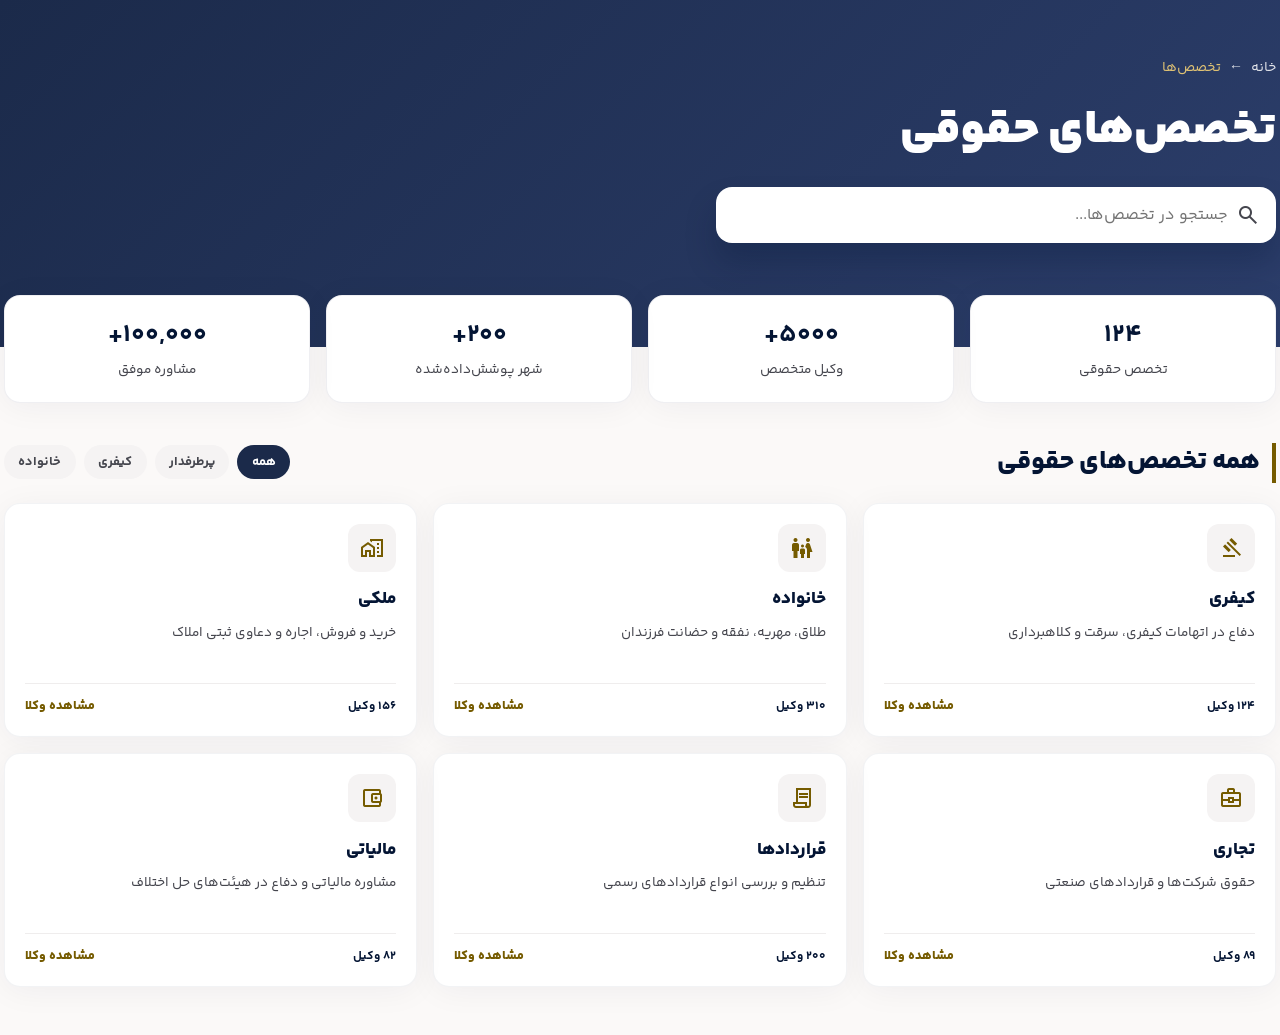
<file: hovalvakil/takha.html>
<!DOCTYPE html>
<html dir="rtl" lang="fa">
<head>
    <meta charset="utf-8"/>
    <meta content="width=device-width, initial-scale=1.0" name="viewport"/>
    <title>هولوکیل | تخصص‌های حقوقی</title>
    <link rel="stylesheet" href="style.css"/>
</head>
<body class="takha-page text-on-surface">
    <header class="takha-hero">
        <div class="container takha-hero-content">
            <div class="takha-breadcrumb"><span>خانه</span><span>←</span><span>تخصص‌ها</span></div>
            <h1>تخصص‌های حقوقی</h1>
            <div class="takha-search">
                <span class="material-symbols-outlined">search</span>
                <input id="takha-search-input" type="text" placeholder="جستجو در تخصص‌ها..."/>
            </div>
        </div>
    </header>

    <section class="takha-stats container">
        <div class="takha-stat-card"><strong>۱۲۴</strong><span>تخصص حقوقی</span></div>
        <div class="takha-stat-card"><strong>۵۰۰۰+</strong><span>وکیل متخصص</span></div>
        <div class="takha-stat-card"><strong>۲۰۰+</strong><span>شهر پوشش‌داده‌شده</span></div>
        <div class="takha-stat-card"><strong>۱۰۰,۰۰۰+</strong><span>مشاوره موفق</span></div>
    </section>

    <section class="takha-specialties container">
        <div class="takha-specialties-head">
            <h2>همه تخصص‌های حقوقی</h2>
            <div class="takha-tabs">
                <button class="active">همه</button>
                <button>پرطرفدار</button>
                <button>کیفری</button>
                <button>خانواده</button>
            </div>
        </div>
        <div id="takha-specialties-grid" class="takha-grid"></div>
    </section>

    <script>
        const specialties = [
            { title: 'کیفری', desc: 'دفاع در اتهامات کیفری، سرقت و کلاهبرداری', icon: 'gavel', lawyers: '۱۲۴ وکیل' },
            { title: 'خانواده', desc: 'طلاق، مهریه، نفقه و حضانت فرزندان', icon: 'family_restroom', lawyers: '۳۱۰ وکیل' },
            { title: 'ملکی', desc: 'خرید و فروش، اجاره و دعاوی ثبتی املاک', icon: 'home_work', lawyers: '۱۵۶ وکیل' },
            { title: 'تجاری', desc: 'حقوق شرکت‌ها و قراردادهای صنعتی', icon: 'business_center', lawyers: '۸۹ وکیل' },
            { title: 'قراردادها', desc: 'تنظیم و بررسی انواع قراردادهای رسمی', icon: 'contract', lawyers: '۲۰۰ وکیل' },
            { title: 'مالیاتی', desc: 'مشاوره مالیاتی و دفاع در هیئت‌های حل اختلاف', icon: 'account_balance_wallet', lawyers: '۸۲ وکیل' }
        ];

        const grid = document.getElementById('takha-specialties-grid');
        grid.innerHTML = specialties.map(s => `
            <article class="takha-card">
                <div class="takha-card-icon"><span class="material-symbols-outlined">${s.icon}</span></div>
                <h3>${s.title}</h3>
                <p>${s.desc}</p>
                <div class="takha-card-footer">
                    <span>${s.lawyers}</span>
                    <a href="arshive.html?q=${encodeURIComponent(s.title)}">مشاهده وکلا</a>
                </div>
            </article>
        `).join('');

        const takhaSearchInput = document.getElementById('takha-search-input');
        takhaSearchInput?.addEventListener('keydown', (event) => {
            if (event.key === 'Enter') {
                const q = takhaSearchInput.value.trim();
                window.location.href = q ? `arshive.html?q=${encodeURIComponent(q)}` : 'arshive.html';
            }
        });
    </script>
</body>
</html>
</file>
<file: hovalvakil/style.css>
@font-face {
    font-family: 'Yekan Bakh';
    src: url('./font/YekanBakhFaNum-Thin.woff2') format('woff2');
    font-weight: 100;
    font-style: normal;
    font-display: swap;
}

@font-face {
    font-family: 'Yekan Bakh';
    src: url('./font/YekanBakhFaNum-Light.woff2') format('woff2');
    font-weight: 300;
    font-style: normal;
    font-display: swap;
}

@font-face {
    font-family: 'Yekan Bakh';
    src: url('./font/YekanBakhFaNum-Regular.woff2') format('woff2');
    font-weight: 400;
    font-style: normal;
    font-display: swap;
}

@font-face {
    font-family: 'Yekan Bakh';
    src: url('./font/YekanBakhFaNum-SemiBold.woff2') format('woff2');
    font-weight: 600;
    font-style: normal;
    font-display: swap;
}

@font-face {
    font-family: 'Yekan Bakh';
    src: url('./font/YekanBakhFaNum-Bold.woff2') format('woff2');
    font-weight: 700;
    font-style: normal;
    font-display: swap;
}

@font-face {
    font-family: 'Yekan Bakh';
    src: url('./font/YekanBakhFaNum-ExtraBold.woff2') format('woff2');
    font-weight: 800;
    font-style: normal;
    font-display: swap;
}

@font-face {
    font-family: 'Yekan Bakh';
    src: url('./font/YekanBakhFaNum-Black.woff2') format('woff2');
    font-weight: 900;
    font-style: normal;
    font-display: swap;
}

@font-face {
    font-family: 'Yekan Bakh';
    src: url('./font/YekanBakhFaNum-ExtraBlack.woff2') format('woff2');
    font-weight: 950;
    font-style: normal;
    font-display: swap;
}

@font-face {
    font-family: 'Material Symbols Outlined';
    font-style: normal;
    font-weight: 100 700;
    src: url('./font/material-symbols-v39-latin-regular.woff2') format('woff2');
    font-display: swap;
}

:root {
    /* Colors - Material Design inspired palette */
    --primary: #041534;
    --on-primary: #ffffff;
    --primary-container: #1b2a4a;
    --on-primary-container: #8392b7;
    
    --secondary: #755b00;
    --on-secondary: #ffffff;
    --secondary-container: #fed977;
    
    --background: #fbf9f8;
    --on-background: #1b1c1c;
    
    --surface: #fbf9f8;
    --on-surface: #1b1c1c;
    --surface-variant: #e4e2e2;
    --on-surface-variant: #45464e;
    
    --surface-container-lowest: #ffffff;
    --surface-container-low: #f5f3f3;
    --surface-container: #efeded;
    --surface-container-high: #eae8e7;
    --surface-container-highest: #e4e2e2;
    
    --outline: #75777f;
    --outline-variant: #c5c6cf;
    
    --error: #ba1a1a;
    --error-container: #ffdad6;
    
    /* Font Families */
    --font-headline: 'Yekan Bakh', sans-serif;
    --font-body: 'Yekan Bakh', sans-serif;
    
    /* Border Radius */
    --radius-sm: 0.125rem;
    --radius-md: 0.25rem;
    --radius-lg: 0.5rem;
    --radius-xl: 1rem;
    --radius-full: 9999px;
    
    /* Shadows */
    --shadow-sm: 0 1px 2px 0 rgba(0, 0, 0, 0.05);
    --shadow-md: 0 4px 6px -1px rgba(0, 0, 0, 0.1);
    --shadow-editorial: 0 40px 40px -20px rgba(4, 21, 52, 0.06);
}

/* --- Base & Reset --- */
* {
    margin: 0;
    padding: 0;
    box-sizing: border-box;
}

html, body {
    width: 100%;
    position: relative;
}

body {
    overflow-x: hidden; /* Only keep hidden on body to catch rogue elements, but we'll ensure containers are safe */
}

body {
    font-family: var(--font-body);
    background-color: var(--background);
    color: var(--on-surface);
    line-height: 1.5;
    text-align: right;
    direction: rtl;
}

a {
    text-decoration: none;
    color: inherit;
    transition: all 0.3s ease;
}

button {
    cursor: pointer;
    border: none;
    background: none;
    font-family: inherit;
    transition: all 0.3s ease;
}

img {
    max-width: 100%;
    display: block;
}

input, select {
    font-family: inherit;
    outline: none;
}

/* --- Global Utilities --- */
.container {
    width: 100%;
    max-width: 1280px;
    margin: 0 auto;
    padding: 0 1.5rem;
}

@media (min-width: 768px) {
    .container {
        padding-left: 4px;
        padding-right: 4px;
    }
}

.ghost-border {
    border: 1px solid rgba(197, 198, 207, 0.2);
}

.editorial-shadow {
    box-shadow: var(--shadow-editorial);
}

.no-scrollbar::-webkit-scrollbar {
    display: none;
}

.no-scrollbar {
    -ms-overflow-style: none;
    scrollbar-width: none;
}

.material-symbols-outlined {
    font-family: 'Material Symbols Outlined';
    font-weight: normal;
    font-style: normal;
    font-size: 24px;
    line-height: 1;
    letter-spacing: normal;
    text-transform: none;
    display: inline-block;
    white-space: nowrap;
    word-wrap: normal;
    direction: ltr;
    -webkit-font-smoothing: antialiased;
    -moz-osx-font-smoothing: grayscale;
    text-rendering: optimizeLegibility;
    font-feature-settings: 'liga';
    font-variation-settings: 'FILL' 0, 'wght' 400, 'GRAD' 0, 'opsz' 24;
}

.material-symbols-outlined.filled {
    font-variation-settings: 'FILL' 1;
    color: #f59e0b; /* Amber 500 */
}

/* Text & Colors */
.text-primary { color: var(--primary); }
.text-secondary { color: var(--secondary); }
.text-on-surface-variant { color: var(--on-surface-variant); }
.text-sm { font-size: 0.875rem; }
.text-xs { font-size: 0.75rem; }
.mb-1 { margin-bottom: 0.25rem; }
.mb-2 { margin-bottom: 0.5rem; }
.mb-6 { margin-bottom: 1.5rem; }
.mb-12 { margin-bottom: 3rem; }
.font-bold { font-weight: 700; }

/* --- Layout Components --- */

/* --- Top Bar --- */
.top-bar {
    background-color: var(--primary);
    color: #ffffff;
    padding: 0.625rem 0;
    font-size: 0.8125rem;
    font-weight: 500;
}

.top-bar-container {
    display: flex;
    justify-content: space-between;
    align-items: center;
}

.top-bar-left, .top-bar-right {
    display: flex;
    align-items: center;
    gap: 1.5rem;
}

.top-bar-item {
    display: flex;
    align-items: center;
    gap: 0.5rem;
    color: rgba(255, 255, 255, 0.85);
    transition: color 0.3s ease;
}

.top-bar-item:hover {
    color: #ffffff;
}

.top-bar-item .material-symbols-outlined {
    font-size: 1.125rem;
}

.top-bar-divider {
    width: 1px;
    height: 1rem;
    background-color: rgba(255, 255, 255, 0.2);
}

.social-links {
    display: flex;
    gap: 1rem;
}

.social-link {
    color: rgba(255, 255, 255, 0.8);
    font-weight: 600;
}

.social-link:hover {
    color: var(--secondary);
}

@media (max-width: 639px) {
    .hidden-mobile { display: none; }
    .top-bar-right { display: none; }
}

/* --- Main Navbar --- */
.navbar {
    background-color: rgba(255, 255, 255, 0.75);
    backdrop-filter: blur(20px);
    -webkit-backdrop-filter: blur(20px);
    width: 100%;
    position: sticky;
    top: 0;
    z-index: 1000;
    border-bottom: 1px solid rgba(0, 0, 0, 0.04);
}

.nav-container {
    display: flex;
    justify-content: space-between;
    align-items: center;
    height: 4.5rem;
}

.nav-brand {
    display: flex;
    align-items: center;
    gap: 1.25rem;
}

.logo {
    font-size: 1.5rem;
    font-weight: 900;
    color: var(--primary);
    font-family: var(--font-headline);
    letter-spacing: -0.02em;
}

.nav-links {
    display: none;
    gap: 2rem;
}

@media (min-width: 1024px) {
    .nav-links { display: flex; }
}

.nav-link {
    color: #334155;
    font-weight: 700;
    font-size: 0.9375rem;
    position: relative;
    padding: 0.5rem 0;
    transition: color 0.3s ease;
}

.nav-link::after {
    content: '';
    position: absolute;
    bottom: 0;
    right: 0;
    width: 0;
    height: 2px;
    background-color: var(--secondary);
    transition: width 0.3s ease;
}

.nav-link:hover {
    color: var(--primary);
}

.nav-link:hover::after, .nav-link.active::after {
    width: 100%;
}

.nav-actions {
    display: flex;
    align-items: center;
    gap: 0.75rem;
}

.nav-search-wrapper {
    position: relative;
    display: none;
}

@media (min-width: 1200px) {
    .nav-search-wrapper { display: block; }
}

.nav-search-wrapper .search-icon {
    position: absolute;
    right: 0.875rem;
    top: 50%;
    transform: translateY(-50%);
    color: #94a3b8;
    pointer-events: none;
    font-size: 1.25rem;
}

.search-input-nav {
    padding: 0 2.75rem 0 1rem;
    height: 2.5rem;
    background-color: #f8fafc;
    border: 1px solid #e2e8f0;
    border-radius: 2rem;
    width: 14rem;
    font-size: 0.8125rem;
    transition: all 0.3s ease;
}

.search-input-nav:focus {
    width: 16rem;
    background-color: #ffffff;
    border-color: var(--primary);
    box-shadow: 0 0 0 4px rgba(4, 21, 52, 0.05);
}

.btn-register-lawyer {
    display: none;
    padding: 0.625rem 1.25rem;
    color: var(--primary);
    font-weight: 700;
    font-size: 0.875rem;
    border-radius: 0.75rem;
}

@media (min-width: 768px) {
    .btn-register-lawyer { display: block; }
}

.btn-register-lawyer:hover {
    background-color: #f1f5f9;
}

.btn-primary-sm {
    padding: 0.625rem 1.75rem;
    background-color: var(--primary);
    color: #ffffff;
    border-radius: 0.75rem;
    font-size: 0.875rem;
    font-weight: 700;
    transition: all 0.3s cubic-bezier(0.16, 1, 0.3, 1);
}

.btn-primary-sm:hover {
    background-color: #061e4a;
    transform: translateY(-1px);
    box-shadow: 0 4px 12px rgba(4, 21, 52, 0.15);
}

.mobile-menu-btn {
    display: flex;
    align-items: center;
    color: var(--primary);
    background: #f1f5f9;
    padding: 0.5rem;
    border-radius: 0.5rem;
}

@media (min-width: 1024px) {
    .mobile-menu-btn { display: none; }
}

/* --- Mobile Menu Overlay --- */
.mobile-menu-overlay {
    position: fixed;
    inset: 0;
    z-index: 2000;
    background-color: #ffffff;
    padding: 0;
    display: flex;
    flex-direction: column;
    transition: transform 0.4s cubic-bezier(0.16, 1, 0.3, 1);
    transform: translateX(100%);
}

.mobile-menu-overlay.active {
    transform: translateX(0);
}

.mobile-menu-header {
    display: flex;
    justify-content: space-between;
    align-items: center;
    padding: 1.5rem;
    border-bottom: 1px solid #f1f5f9;
}

.mobile-menu-links {
    flex: 1;
    overflow-y: auto;
    padding: 1.5rem;
    display: flex;
    flex-direction: column;
    gap: 0.5rem;
}

.nav-link-mobile {
    padding: 1rem;
    border-radius: 0.75rem;
    color: #334155;
    font-weight: 700;
    font-size: 1.0625rem;
    transition: all 0.2s ease;
}

.nav-link-mobile:hover {
    background-color: #f8fafc;
    color: var(--primary);
}

.mobile-menu-divider {
    height: 1px;
    background-color: #f1f5f9;
    margin: 1rem 0;
}

.nav-link-mobile.highlight {
    background-color: var(--primary-container);
    color: var(--primary);
    text-align: center;
    margin-top: 1rem;
}

.mobile-menu-footer {
    padding: 2rem 1.5rem;
    background-color: #f8fafc;
    border-top: 1px solid #f1f5f9;
}

.mobile-menu-header {
    display: flex;
    justify-content: space-between;
    align-items: center;
    padding-bottom: 1rem;
}

.mobile-menu-links {
    display: flex;
    flex-direction: column;
    gap: 1.5rem;
    text-align: right;
    padding-top: 1rem;
}

.nav-link-mobile {
    color: #1e293b;
    font-size: 1.25rem;
    font-weight: 700;
    padding: 0.5rem 0;
}

.nav-link-mobile.highlight {
    color: var(--primary);
}

.divider {
    border: none;
    border-top: 1px solid #f1f5f9;
    margin: 0.5rem 0;
}

/* Hero Section */
.hero {
    background-color: var(--primary);
    color: #ffffff;
    padding: 5rem 0;
}

.hero-pattern {
    background-image: 
        radial-gradient(circle at 20% 30%, rgba(255, 255, 255, 0.03) 0%, transparent 40%),
        radial-gradient(circle at 80% 70%, rgba(255, 255, 255, 0.03) 0%, transparent 40%);
}

.hero-container {
    display: flex;
    flex-direction: column;
    align-items: center;
    text-align: center;
}

.hero-title {
    font-family: var(--font-headline);
    font-size: 2.25rem;
    font-weight: 900;
    margin-bottom: 1.25rem;
    line-height: 1.2;
}

@media (min-width: 768px) {
    .hero-title { font-size: 3.5rem; }
}

.hero-subtitle {
    font-size: 1.125rem;
    color: rgba(255, 255, 255, 0.85);
    margin-bottom: 3rem;
    max-width: 44rem;
}

/* Hero Search Component */
.search-container {
    width: 100%;
    max-width: 44rem;
    display: flex;
    flex-direction: column;
    gap: 0.5rem;
}

@media (min-width: 768px) {
    .search-container {
        max-width: 48rem; 
    }
}

.search-field {
    position: relative;
    flex: 1;
    border-radius: 0.5rem;
    overflow: hidden;
    box-shadow: 0 1px 3px rgba(0, 0, 0, 0.1);
}

.search-field:first-child {
    background-color: rgba(219, 234, 254, 0.6);
}

.search-field:last-child {
    background-color: #ffffff;
}

.search-field {
    position: relative;
    flex: 1;
}

/* Removed border divider */

.search-icon-right {
    position: absolute;
    right: 1.25rem;
    top: 50%;
    transform: translateY(-50%);
    color: #2563eb; /* blue-600 */
    pointer-events: none;
    display: inline-flex;
    align-items: center;
    justify-content: center;
    line-height: 1;
}

.search-icon-variant {
    color: #94a3b8;
}

.search-icon-right .material-symbols-outlined {
    display: block;
    line-height: 1;
}

.search-input, .search-select {
    width: 100%;
    height: 100%;
    padding: 1.25rem 3.5rem 1.25rem 3rem; /* 20px vertical padding */
    border: none;
    background: transparent;
    font-size: 1.1rem;
    color: var(--on-surface);
}

.search-select {
    appearance: none;
    cursor: pointer;
    color: #1e3a8a; /* blue-900 */
}

.search-input {
    color: #1e293b; /* slate-900 */
}

/* Home hero input: keep typed text clear from the right icon */
#home-search-input {
    padding-right: 4.25rem;
}

.search-select-arrow {
    position: absolute;
    left: 1rem;
    top: 50%;
    transform: translateY(-50%);
    color: #60a5fa; /* blue-400 */
    pointer-events: none;
}

/* Hero Stats */
.hero-stats {
    display: flex;
    flex-wrap: wrap;
    justify-content: center;
    gap: 3rem;
    margin-top: 5rem;
    width: 100%;
}

@media (min-width: 768px) {
    .hero-stats { 
        gap: 0; 
    }
}

.stat-item {
    display: flex;
    flex-direction: column;
    align-items: center;
    min-width: 10rem;
    text-align: center;
}

@media (min-width: 768px) {
    .stat-item { padding: 0 5rem; }
}

.stat-value {
    font-size: 2.25rem;
    font-weight: 900;
    color: #ffffff;
    margin-bottom: 0.5rem;
}

.stat-label {
    font-size: 1rem;
    color: rgba(255, 255, 255, 0.8);
    font-weight: 500;
}

.stat-divider {
    display: none;
    width: 1px;
    height: 4rem;
    background-color: rgba(255, 255, 255, 0.2);
}

@media (min-width: 768px) {
    .stat-divider { display: block; }
}

/* --- Main Content --- */
.main-content {
    background-color: var(--surface-container-low);
    padding: 4rem 0;
}

/* Filters */
.filter-bar {
    background-color: #ffffff;
    padding: 0.75rem 1.25rem;
    border-radius: 1rem;
    box-shadow: var(--shadow-sm);
    margin-bottom: 2rem;
    display: flex;
    flex-wrap: wrap;
    align-items: center;
    gap: 1rem;
}

.filter-group {
    display: flex;
    align-items: center;
    gap: 0.5rem;
    overflow-x: auto;
    padding-bottom: 0.25rem;
    scrollbar-width: none; /* Firefox */
    -ms-overflow-style: none; /* IE and Edge */
}

.filter-group::-webkit-scrollbar {
    display: none; /* Chrome, Safari, Opera */
}

.filter-label {
    font-weight: 700;
    color: var(--on-surface-variant);
    font-size: 0.875rem;
    white-space: nowrap;
}

.filter-btn {
    padding: 0.4rem 0.875rem;
    background-color: #f8fafc;
    border-radius: 0.5rem;
    font-size: 0.875rem;
    font-weight: 600;
    color: #64748b;
    border: 1px solid transparent;
    white-space: nowrap;
    display: flex;
    align-items: center;
    gap: 0.375rem;
}

.filter-btn .material-symbols-outlined {
    font-size: 1.25rem;
}

.filter-btn:hover {
    background-color: #f1f5f9;
}

.filter-btn.active {
    background-color: var(--primary);
    color: #ffffff;
}

/* Grid Layout */
.lawyer-grid {
    display: grid;
    grid-template-columns: 1fr;
    gap: 1.5rem;
    align-items: stretch;
}

/* صفحهٔ اصلی: فاصلهٔ گرید از بالا (پهلوها با padding همان .container) */
#home-lawyer-grid {
    margin-top: 2rem;
}

@media (min-width: 768px) {
    #home-lawyer-grid {
        margin-top: 2.25rem;
    }
}

#home-lawyer-grid .lawyer-name {
    font-size: 1rem;
    margin-bottom: 0.5rem;
}

@media (min-width: 640px) {
    .lawyer-grid { grid-template-columns: repeat(2, 1fr); }
}

@media (min-width: 1024px) {
    .lawyer-grid { grid-template-columns: repeat(4, 1fr); }

    /* صفحهٔ اصلی: پنج ستون؛ فاصلهٔ کمتر بین کارت‌ها */
    #home-lawyer-grid {
        grid-template-columns: repeat(5, 1fr);
        gap: 0.75rem;
    }
}

/* Equal-height cards in grid */
.lawyer-grid > .lawyer-card,
.lawyer-grid > .lawyer-card--link {
    height: 100%;
    min-height: 0;
    box-sizing: border-box;
}

@keyframes hvl-sk-pulse {
    0%, 100% { opacity: 0.38; }
    50% { opacity: 0.72; }
}

@media (prefers-reduced-motion: reduce) {
    .lawyer-card-skeleton-img,
    .lawyer-card-skeleton-line,
    .lawyer-card-skeleton-tags span,
    .lawyer-card-skeleton-btn,
    .archive-lawyer-skeleton-avatar,
    .archive-lawyer-skeleton-line,
    .archive-lawyer-skeleton-tags span,
    .archive-lawyer-skeleton-btn {
        animation: none;
        opacity: 0.52;
    }
}

/* Homepage grid: lightweight skeleton while fetching */
.lawyer-card-skeleton {
    display: flex;
    flex-direction: column;
    border-radius: 1.25rem;
    overflow: hidden;
    background-color: var(--surface-container-lowest);
    pointer-events: none;
    height: 100%;
    min-height: 0;
}

@media (max-width: 639px) {
    .lawyer-card-skeleton {
        flex-direction: row;
        align-items: stretch;
        gap: 0.75rem;
        height: 15.75rem;
        min-height: 15.75rem;
        max-height: 15.75rem;
    }

    html[dir="ltr"] .lawyer-card-skeleton {
        flex-direction: row-reverse;
    }
}

@media (min-width: 640px) {
    .lawyer-card-skeleton {
        flex-direction: column;
    }
}

.lawyer-card-skeleton-img,
.lawyer-card-skeleton-line,
.lawyer-card-skeleton-tags span,
.lawyer-card-skeleton-btn {
    background-color: var(--surface-container-high, #e2e8f0);
    animation: hvl-sk-pulse 1s ease-in-out infinite;
}

.lawyer-card-skeleton-img {
    width: 100%;
    flex-shrink: 0;
    aspect-ratio: 3 / 4;
    min-height: 0;
}

@media (max-width: 639px) {
    .lawyer-card-skeleton-img {
        width: clamp(5.5rem, 32vw, 8rem);
        max-width: 38%;
        align-self: stretch;
        height: auto;
        aspect-ratio: auto;
    }
}

@media (min-width: 640px) {
    .lawyer-card-skeleton-img {
        width: 100%;
    }
}

.lawyer-card-skeleton-body {
    flex: 1;
    padding: 1.25rem;
    display: flex;
    flex-direction: column;
    min-width: 0;
}

@media (max-width: 639px) {
    .lawyer-card-skeleton-body {
        padding: 0.85rem 0.75rem 0.85rem 0.85rem;
    }
}

.lawyer-card-skeleton-line {
    border-radius: 0.375rem;
    height: 0.85rem;
    margin-bottom: 0.65rem;
}

.lawyer-card-skeleton-line--title {
    width: 72%;
    height: 1.1rem;
    margin-bottom: 0.85rem;
}

.lawyer-card-skeleton-line--meta {
    width: 40%;
    margin-bottom: 1.25rem;
}

.lawyer-card-skeleton-tags {
    display: flex;
    flex-wrap: wrap;
    gap: 0.35rem;
    margin-bottom: 0.75rem;
    min-height: 2.75rem;
    align-content: flex-start;
}

.lawyer-card-skeleton-tags span {
    display: inline-block;
    width: 3.25rem;
    height: 1.35rem;
    border-radius: 999px;
}

.lawyer-card-skeleton-tags span:nth-child(2) {
    width: 4.5rem;
}

.lawyer-card-skeleton-tags span:nth-child(3) {
    width: 3rem;
}

.lawyer-card-skeleton-btn {
    margin-top: auto;
    height: 2.25rem;
    border-radius: 0.5rem;
    width: 100%;
}

/*
 * کارت وکیل:
 * — زیر ۶۴۰px: ردیفی؛ در صفحهٔ RTL با ترتیب DOM (تصویر، محتوا) تصویر سمت راست می‌ماند.
 * — از ۶۴۰px: ستونی (گرید دو/چهار ستونه).
 */
.lawyer-card {
    background-color: var(--surface-container-lowest);
    border-radius: 1.25rem;
    overflow: hidden;
    display: flex;
    flex-direction: column;
    transition: transform 0.35s cubic-bezier(0.16, 1, 0.3, 1), box-shadow 0.35s ease;
    cursor: pointer;
    position: relative;
}

@media (max-width: 639px) {
    .lawyer-card,
    .lawyer-card--link {
        flex-direction: row;
        align-items: stretch;
        gap: 0.75rem;
        height: 15.75rem;
        min-height: 15.75rem;
        max-height: 15.75rem;
    }

    /* اگر جهت LTR باشد، برای ماندن تصویر سمت راست ردیف معکوس می‌شود. */
    html[dir="ltr"] .lawyer-card,
    html[dir="ltr"] .lawyer-card--link {
        flex-direction: row-reverse;
    }

    .lawyer-card-image-wrapper {
        width: clamp(5.5rem, 32vw, 8rem);
        max-width: 38%;
        aspect-ratio: auto;
        flex-shrink: 0;
        align-self: stretch;
        height: auto;
    }

    .lawyer-card-content {
        flex: 1 1 0;
        min-width: 0;
        padding: 0.85rem 0.75rem 0.85rem 0.85rem;
        overflow: hidden;
    }

    .lawyer-card-specialties {
        min-height: 0;
        margin-bottom: 0.55rem;
    }

    .lawyer-card-image {
        height: 100%;
        object-fit: cover;
        object-position: center top;
    }

    .lawyer-name {
        display: -webkit-box;
        -webkit-line-clamp: 1;
        line-clamp: 1;
        -webkit-box-orient: vertical;
        overflow: hidden;
        text-overflow: ellipsis;
        margin-bottom: 0.5rem;
    }

    .lawyer-card-city-line {
        margin-bottom: 0.8rem;
        display: -webkit-box;
        -webkit-line-clamp: 2;
        line-clamp: 2;
        -webkit-box-orient: vertical;
        overflow: hidden;
    }

    .lawyer-card-license-line {
        margin: -0.2rem 0 0.9rem;
        display: -webkit-box;
        -webkit-line-clamp: 1;
        line-clamp: 1;
        -webkit-box-orient: vertical;
        overflow: hidden;
    }

    .btn-primary-full {
        margin-top: auto;
    }
}

/* صفحهٔ اصلی موبایل: افقی؛ ارتفاع طبق محتوا (بدون فاصلهٔ خالی پایین) */
@media (max-width: 639px) {
    #home-lawyer-grid {
        align-items: start;
    }

    #home-lawyer-grid > .lawyer-card,
    #home-lawyer-grid > .lawyer-card--link {
        height: auto;
        min-height: 0;
        max-height: none;
        align-self: start;
    }

    #home-lawyer-grid .lawyer-card,
    #home-lawyer-grid .lawyer-card--link {
        flex-direction: row;
        align-items: flex-start;
        gap: 0.45rem;
    }

    html[dir="ltr"] #home-lawyer-grid .lawyer-card,
    html[dir="ltr"] #home-lawyer-grid .lawyer-card--link {
        flex-direction: row-reverse;
    }

    #home-lawyer-grid .lawyer-card-content {
        flex: 1 1 0;
        min-width: 0;
        padding: 0.5rem 0.55rem 0.5rem 0.45rem;
    }

    #home-lawyer-grid .lawyer-card-specialties {
        margin-bottom: 0.2rem;
    }

    #home-lawyer-grid .lawyer-name {
        margin-bottom: 0.25rem;
    }

    #home-lawyer-grid .lawyer-card-city-line {
        margin-bottom: 0.1rem;
    }

    #home-lawyer-grid .lawyer-card-license-line {
        margin: 0 0 0.35rem;
    }

    #home-lawyer-grid .lawyer-card-city-line + .lawyer-card-license-line {
        margin-top: 0;
    }

    #home-lawyer-grid .btn-primary-full {
        margin-top: 0.45rem;
    }

    #home-lawyer-grid .lawyer-card-image-wrapper {
        display: flex;
        align-items: flex-start;
        justify-content: center;
        width: clamp(4.25rem, 24vw, 5.35rem);
        max-width: 28%;
        aspect-ratio: 1 / 1;
        height: auto;
        align-self: flex-start;
        flex-shrink: 0;
        box-sizing: border-box;
        padding: 0.45rem 0.3rem 0.25rem 0.25rem;
        background: transparent;
    }

    #home-lawyer-grid .lawyer-card-image {
        width: 100%;
        height: 100%;
        object-fit: cover;
        object-position: center center;
        border-radius: 0.55rem;
    }

    #home-lawyer-grid .lawyer-card-skeleton {
        flex-direction: row;
        align-items: flex-start;
        gap: 0.45rem;
        height: auto;
        min-height: 0;
        max-height: none;
        align-self: start;
    }

    html[dir="ltr"] #home-lawyer-grid .lawyer-card-skeleton {
        flex-direction: row-reverse;
    }

    #home-lawyer-grid .lawyer-card-skeleton-img {
        width: clamp(4.25rem, 24vw, 5.35rem);
        max-width: 28%;
        align-self: flex-start;
        aspect-ratio: 1 / 1;
        height: auto;
        min-height: 0;
        max-height: none;
    }

    #home-lawyer-grid .lawyer-card-skeleton-body {
        padding: 0.5rem 0.55rem 0.5rem 0.45rem;
    }
}

@media (min-width: 640px) {
    .lawyer-card,
    .lawyer-card--link {
        flex-direction: column;
    }
}

.lawyer-card:hover {
    transform: translateY(-8px);
    box-shadow: 0 25px 50px -12px rgba(4, 21, 52, 0.1);
}

.lawyer-card--link {
    text-decoration: none;
    color: inherit;
}

.lawyer-card--link:focus-visible {
    outline: 2px solid var(--primary);
    outline-offset: 3px;
}

.lawyer-card-specialties {
    display: flex;
    flex-wrap: wrap;
    gap: 0.35rem;
    margin-bottom: 0.75rem;
    align-items: center;
    align-content: flex-start;
    flex: 1 1 auto;
    min-height: 2.75rem;
}

.lawyer-card-specialties-placeholder {
    flex: 1 1 auto;
    min-height: 2.75rem;
    margin: 0 0 0.75rem;
}

.lawyer-card-specialty-tag {
    font-size: 0.6875rem;
    font-weight: 600;
    color: var(--on-surface-variant);
    background: var(--surface-container-low);
    padding: 0.2rem 0.55rem;
    border-radius: 999px;
    line-height: 1.35;
}

.lawyer-card-city-line {
    margin-bottom: 1.5rem;
    margin-top: 0;
}

.lawyer-card-license-line {
    margin: -0.35rem 0 1.35rem;
    line-height: 1.55;
}

.lawyer-card-city-line + .lawyer-card-license-line {
    margin-top: -1rem;
}

.lawyer-card--link:hover .btn-primary-full {
    background-color: var(--secondary);
}

.lawyer-card-image-wrapper {
    width: 100%;
    flex-shrink: 0;
    aspect-ratio: 3 / 4;
    overflow: hidden;
    background: var(--surface-container-high, #e8eaf0);
}

@media (min-width: 1024px) {
    .lawyer-grid > .lawyer-card,
    .lawyer-grid > .lawyer-card--link {
        min-height: 26.5rem;
    }

    .lawyer-card-image-wrapper {
        aspect-ratio: auto;
        height: 15.5rem;
        max-height: 15.5rem;
        overflow: hidden;
        display: flex;
        align-items: center;
        justify-content: center;
    }

    .lawyer-card-skeleton-img {
        aspect-ratio: auto;
        height: 15.5rem;
    }

    /* دسکتاپ: عکس کامل و بدون کراپ نمایش داده شود. */
    .lawyer-card-image {
        width: 100%;
        height: 100%;
        object-fit: contain;
        object-position: center center;
        background-color: #eef2f7;
    }

    .lawyer-card:hover .lawyer-card-image {
        transform: none;
    }
}

/* صفحهٔ اصلی: بدون قاب مصنوعی؛ فقط کمی فاصله داخلی + ارتفاع کمتر برای عکس (از ۶۴۰px به بالا) */
@media (min-width: 640px) {
    #home-lawyer-grid .lawyer-card-image-wrapper {
        padding: 0.8rem 0.8rem 0;
        box-sizing: border-box;
        background: transparent;
        overflow: hidden;
    }

    #home-lawyer-grid .lawyer-card-image {
        width: 100%;
        height: 100%;
        object-fit: cover;
        object-position: center center;
        border-radius: 0.8rem;
        background: transparent;
    }

    #home-lawyer-grid .lawyer-card:hover .lawyer-card-image {
        transform: scale(1.04);
    }
}

@media (min-width: 640px) and (max-width: 1023px) {
    #home-lawyer-grid .lawyer-card-image-wrapper {
        aspect-ratio: auto;
        height: 13rem;
        max-height: 13rem;
    }
}

@media (min-width: 1024px) {
    #home-lawyer-grid .lawyer-card-image-wrapper {
        height: 13.25rem;
        max-height: 13.25rem;
    }
}

/* صفحهٔ اصلی: جلوگیری از دراز شدن کارت — فاصله شهر/پروانه تا دکمه */
@media (min-width: 640px) {
    #home-lawyer-grid .lawyer-card-specialties,
    #home-lawyer-grid .lawyer-card-specialties-placeholder {
        flex: 0 0 auto;
        min-height: 0;
    }
}

@media (min-width: 1024px) {
    #home-lawyer-grid {
        align-items: start;
    }

    #home-lawyer-grid > .lawyer-card,
    #home-lawyer-grid > .lawyer-card--link {
        min-height: 0;
    }

    #home-lawyer-grid .lawyer-card-content {
        flex: 0 1 auto;
    }

    #home-lawyer-grid .btn-primary-full {
        margin-top: 0.75rem;
    }

    #home-lawyer-grid .lawyer-card-city-line {
        margin-bottom: 0.4rem;
    }

    #home-lawyer-grid .lawyer-card-license-line {
        margin: 0 0 0.65rem;
    }

    #home-lawyer-grid .lawyer-card-city-line + .lawyer-card-license-line {
        margin-top: -0.25rem;
    }
}

.lawyer-card-image {
    width: 100%;
    height: 100%;
    object-fit: cover;
    object-position: center top;
    display: block;
    transition: transform 0.6s cubic-bezier(0.16, 1, 0.3, 1);
}

/* جایگزینی پس از onerror یا لینک شکسته: بدون crop عجیب، بدون آیکن سوال مرورگر */
.lawyer-card-image.hvl-img-fallback,
.archive-lawyer-avatar.hvl-img-fallback,
.home-live-item-image.hvl-img-fallback,
#profile-image.hvl-img-fallback,
.marakez-card > img.hvl-img-fallback {
    object-fit: contain !important;
    object-position: center center !important;
    background-color: #eef2f7;
}

.lawyer-card-image-wrapper .lawyer-card-image.hvl-img-fallback {
    padding: 0.35rem;
    box-sizing: border-box;
}

.lawyer-card:hover .lawyer-card-image {
    transform: scale(1.1);
}

.lawyer-card-content {
    padding: 1.25rem;
    flex: 1;
    display: flex;
    flex-direction: column;
    min-height: 0;
    min-width: 0;
}

.lawyer-name {
    font-size: 1.125rem;
    font-weight: 800;
    color: var(--primary);
    margin-bottom: 0.5rem;
    transition: color 0.3s ease;
    line-height: 1.35;
    display: -webkit-box;
    -webkit-line-clamp: 1;
    line-clamp: 1;
    -webkit-box-orient: vertical;
    overflow: hidden;
    text-overflow: ellipsis;
}

.lawyer-name a {
    text-decoration: none;
    color: inherit;
}

.lawyer-card:hover .lawyer-name {
    color: var(--secondary);
}

.btn-primary-full {
    width: 100%;
    margin-top: auto;
    padding: 0.5rem;
    background-color: var(--primary);
    color: #ffffff;
    border-radius: 0.5rem;
    font-weight: 700;
    font-size: 0.8125rem;
    display: flex;
    align-items: center;
    justify-content: center;
    text-decoration: none;
}

.btn-primary-full:hover {
    background-color: var(--secondary);
}

/* Load More */
.load-more-wrapper {
    margin-top: 4rem;
    text-align: center;
}

.btn-load-more {
    padding: 1rem 3.75rem;
    background-color: #fff;
    border: 1px solid #d5dce7;
    border-radius: 1rem;
    font-weight: 900;
    font-size: 1rem;
    color: var(--primary);
    box-shadow: 0 10px 24px rgba(4, 21, 52, 0.08);
    transition: transform 0.2s ease, box-shadow 0.25s ease, background-color 0.2s ease, color 0.2s ease, border-color 0.2s ease;
}

.btn-load-more:hover {
    background-color: var(--secondary);
    color: #ffffff;
    border-color: var(--secondary);
    transform: translateY(-2px);
    box-shadow: 0 16px 32px rgba(4, 21, 52, 0.14);
}

/* --- Secondary Sections --- */
.specialties, .cities {
    padding: 6rem 1.5rem;
    background-color: #ffffff;
}

.section-header {
    display: flex;
    justify-content: space-between;
    align-items: center;
    margin-bottom: 3.5rem;
}

.section-header-link {
    display: inline-flex;
    align-items: center;
    justify-content: center;
    gap: 0.25rem;
    line-height: 1;
    white-space: nowrap;
}

.section-header-link .material-symbols-outlined {
    font-size: 1.125rem;
    line-height: 1;
    position: relative;
    top: 1px;
}

/* عنوان «جستجو بر اساس استان» — کمی کوچک‌تر از h2 پیش‌فرض */
.section-header.city-section-header h2 {
    font-size: 1.125rem;
    line-height: 1.35;
}

/* Specialty Grid */
.specialty-grid {
    display: flex;
    gap: 1.5rem;
    overflow-x: auto;
    scroll-snap-type: x mandatory;
    padding-bottom: 2rem;
    scrollbar-width: none; /* Firefox */
    -ms-overflow-style: none; /* IE and Edge */
}

.specialty-grid::-webkit-scrollbar {
    display: none; /* Chrome, Safari, Opera */
}

.category-card {
    flex: 0 0 148px;
    scroll-snap-align: start;
    background-color: var(--surface-container-low);
    padding: 1rem 0.8rem;
    border-radius: 1rem;
    cursor: pointer;
    text-align: center;
}

@media (min-width: 768px) {
    .category-card {
        flex: 0 0 250px;
        padding: 1.35rem 1.1rem;
        text-align: right;
    }
}

.category-card h3 {
    font-size: 1rem;
    margin-bottom: 0.4rem !important;
    line-height: 1.45;
}

.category-card p {
    font-size: 0.78rem;
    line-height: 1.5;
}

.category-card:hover {
    background-color: var(--primary);
}

.category-card:hover h3, 
.category-card:hover p {
    color: #ffffff;
}

.category-icon-wrapper {
    width: 3.5rem;
    height: 3.5rem;
    background-color: #ffffff;
    border-radius: 50%;
    display: inline-flex;
    align-items: center;
    justify-content: center;
    margin-bottom: 1rem;
}

@media (min-width: 768px) {
    .category-icon-wrapper {
        width: 3.2rem;
        height: 3.2rem;
        margin-bottom: 0.85rem;
    }
}

.category-card:hover .category-icon-wrapper {
    background-color: var(--secondary);
}

.category-card:hover .category-icon-wrapper span {
    color: #ffffff;
}

/* City Grid */
.city-grid {
    display: grid;
    grid-auto-flow: column;
    grid-auto-columns: 260px;
    grid-template-rows: repeat(2, auto);
    gap: 1.25rem;
    overflow-x: auto;
    scroll-snap-type: x mandatory;
    padding-bottom: 1rem;
    scrollbar-width: none; /* Firefox */
    -ms-overflow-style: none; /* IE and Edge */
}

.city-grid::-webkit-scrollbar {
    display: none; /* Chrome, Safari, Opera */
}

@media (min-width: 1024px) {
    .city-grid {
        grid-template-rows: repeat(3, auto);
        grid-auto-columns: 300px;
    }
}

.city-card {
    background-color: #ffffff;
    border: 1px solid #f1f5f9;
    padding: 1.25rem;
    border-radius: 1rem;
    scroll-snap-align: start;
    width: 100%;
}

.city-card:hover {
    background-color: #f8fafc;
    border-color: var(--primary);
}

.city-card-header {
    display: flex;
    justify-content: space-between;
    align-items: center;
    margin-bottom: 0.5rem;
}

.city-link-header {
    display: flex;
    align-items: center;
    gap: 0.5rem;
}

/* --- Professional Footer --- */
.main-footer {
    background-color: var(--primary);
    color: #ffffff;
    padding: 5rem 0 0 0;
    margin-top: 4rem;
}

.footer-grid {
    display: grid;
    grid-template-columns: 1fr;
    gap: 3rem;
    padding-bottom: 4rem;
}

@media (min-width: 768px) {
    .footer-grid {
        grid-template-columns: repeat(2, 1fr);
    }
}

@media (min-width: 1024px) {
    .footer-grid {
        grid-template-columns: 2fr 1fr 1fr 1.5fr;
    }
}

.footer-logo {
    color: #ffffff;
    font-size: 2rem;
    margin-bottom: 1.5rem;
}

.footer-description {
    color: rgba(255, 255, 255, 0.7);
    line-height: 1.8;
    margin-bottom: 2rem;
    font-size: 0.9375rem;
}

.footer-socials {
    display: flex;
    gap: 1rem;
}

.social-icon {
    width: 2.5rem;
    height: 2.5rem;
    background-color: rgba(255, 255, 255, 0.1);
    border-radius: 50%;
    display: flex;
    align-items: center;
    justify-content: center;
    color: #ffffff;
    font-size: 0.75rem;
    transition: all 0.3s ease;
}

.social-icon:hover {
    background-color: var(--secondary);
    transform: translateY(-3px);
}

.footer-title {
    font-size: 1.125rem;
    font-weight: 800;
    margin-bottom: 2rem;
    position: relative;
    padding-bottom: 0.75rem;
}

.footer-title::after {
    content: '';
    position: absolute;
    bottom: 0;
    right: 0;
    width: 2rem;
    height: 2px;
    background-color: var(--secondary);
}

.footer-links {
    list-style: none;
    padding: 0;
    display: flex;
    flex-direction: column;
    gap: 1rem;
}

.footer-links a {
    color: rgba(255, 255, 255, 0.7);
    transition: all 0.3s ease;
    font-size: 0.9375rem;
}

.footer-links a:hover {
    color: #ffffff;
    padding-right: 0.5rem;
}

.contact-info {
    list-style: none;
    padding: 0;
    display: flex;
    flex-direction: column;
    gap: 1.25rem;
}

.contact-info li {
    display: flex;
    gap: 1rem;
    color: rgba(255, 255, 255, 0.7);
    font-size: 0.9375rem;
    line-height: 1.6;
}

.contact-info li span.material-symbols-outlined {
    color: var(--secondary);
    font-size: 1.25rem;
}

.trust-badges {
    display: flex;
    gap: 1rem;
    margin-top: 2rem;
}

.trust-badge-placeholder {
    width: 5rem;
    height: 5rem;
    background-color: #ffffff;
    border-radius: 0.75rem;
    opacity: 0.9;
}

.footer-bottom {
    background-color: rgba(0, 0, 0, 0.2);
    padding: 1.5rem 0;
    border-top: 1px solid rgba(255, 255, 255, 0.05);
}

.footer-bottom-container {
    display: flex;
    flex-direction: column;
    gap: 1rem;
    align-items: center;
    text-align: center;
}

@media (min-width: 768px) {
    .footer-bottom-container {
        flex-direction: row;
        justify-content: space-between;
        text-align: right;
    }
}

.footer-bottom p {
    color: rgba(255, 255, 255, 0.5);
    font-size: 0.8125rem;
}

.footer-bottom-links {
    display: flex;
    gap: 2rem;
}

.footer-bottom-links a {
    color: rgba(255, 255, 255, 0.5);
    font-size: 0.8125rem;
}

.footer-bottom-links a:hover {
    color: #ffffff;
}

/* --- Profile Page Components --- */
.profile-content {
    max-width: 1280px;
    margin: 3rem auto;
    padding: 0 1.5rem;
}

.profile-hero {
    background-color: var(--surface-container-lowest);
    border-radius: 1.5rem;
    padding: 2.5rem;
    box-shadow: var(--shadow-editorial);
    border-top: 5px solid var(--primary);
    margin-bottom: 2rem;
    display: flex;
    flex-direction: column;
    gap: 2.5rem;
}

@media (max-width: 768px) {
    .profile-hero {
        padding: 1.5rem;
        gap: 1.5rem;
        border-radius: 1rem;
    }
}

@media (min-width: 1024px) {
    .profile-hero {
        flex-direction: row;
        align-items: flex-start;
    }
}

.profile-main-info {
    display: flex;
    flex-direction: column;
    gap: 2rem;
    flex: 1;
}

@media (max-width: 768px) {
    .profile-main-info {
        gap: 1.25rem;
    }
}

@media (min-width: 768px) {
    .profile-main-info {
        flex-direction: row;
    }
}

.profile-image-container {
    position: relative;
    width: 140px;
    height: 140px;
    flex-shrink: 0;
    margin: 0 auto;
}

@media (max-width: 768px) {
    .profile-image-container {
        width: 100px;
        height: 100px;
    }
}

.profile-image-container img {
    width: 100%;
    height: 100%;
    border-radius: 50%;
    object-fit: cover;
    border: 4px solid var(--surface-container);
    box-shadow: 0 0 0 3px var(--secondary-container);
}

.verified-badge {
    position: absolute;
    bottom: 5px;
    right: 5px;
    background-color: #3b82f6;
    color: #ffffff;
    border-radius: 50%;
    width: 24px;
    height: 24px;
    display: flex;
    align-items: center;
    justify-content: center;
    border: 2px solid #ffffff;
}

@media (max-width: 768px) {
    .verified-badge {
        width: 20px;
        height: 20px;
        bottom: 2px;
        right: 2px;
    }
    .verified-badge span {
        font-size: 10px !important;
    }
}

.profile-text-info {
    flex: 1;
}

.profile-title-row {
    display: flex;
    flex-wrap: wrap;
    align-items: center;
    gap: 1rem;
    margin-bottom: 1rem;
}

@media (max-width: 768px) {
    .profile-title-row {
        justify-content: center;
        gap: 0.5rem;
        margin-bottom: 0.75rem;
    }
}

.badge-premium {
    background-color: var(--secondary-container);
    color: var(--primary);
    padding: 0.35rem 0.75rem;
    border-radius: 2rem;
    font-size: 0.75rem;
    font-weight: 800;
    display: inline-flex;
    align-items: center;
    gap: 0.35rem;
}

.profile-name {
    font-size: 2rem;
    font-weight: 900;
    color: var(--primary);
}

@media (max-width: 768px) {
    .profile-name {
        font-size: 1.5rem;
        width: 100%;
        text-align: center;
    }
}

.profile-tags {
    display: flex;
    flex-wrap: wrap;
    gap: 0.5rem;
    margin-bottom: 1.5rem;
}

@media (max-width: 768px) {
    .profile-tags {
        justify-content: center;
        margin-bottom: 1rem;
    }
    .tag-item {
        font-size: 0.75rem !important;
        padding: 0.25rem 0.75rem !important;
    }
}

.tag-item {
    background-color: var(--surface-container-low);
    color: var(--primary);
    padding: 0.4rem 1rem;
    border-radius: 0.75rem;
    font-size: 0.8125rem;
    font-weight: 600;
}

.tag-item.primary {
    background-color: var(--primary);
    color: #ffffff;
}

.profile-stats-mini {
    display: flex;
    gap: 1.5rem;
    margin-bottom: 1.5rem;
    font-size: 0.875rem;
}

.stat-mini-item {
    display: flex;
    align-items: center;
    gap: 0.35rem;
}

.profile-details-grid {
    display: grid;
    grid-template-columns: 1fr;
    gap: 0.75rem;
}

@media (min-width: 640px) {
    .profile-details-grid {
        grid-template-columns: repeat(2, 1fr);
    }
}

.detail-item {
    display: flex;
    align-items: center;
    gap: 0.75rem;
    font-size: 0.875rem;
    color: var(--on-surface-variant);
}

.detail-item span.material-symbols-outlined {
    color: var(--primary);
    font-size: 1.25rem;
}

.profile-action-sidebar {
    width: 100%;
}

@media (min-width: 1024px) {
    .profile-action-sidebar {
        width: 320px;
        position: sticky;
        top: 6rem;
        height: min-content;
    }
}

.action-card {
    background-color: var(--surface-container-low);
    border-radius: 1.25rem;
    padding: 1.5rem;
    border: 1px solid var(--surface-variant);
}

@media (max-width: 768px) {
    .action-card {
        padding: 1rem;
        border-radius: 1rem;
    }
}

.pricing-info {
    text-align: center;
    margin-bottom: 1.5rem;
}

@media (max-width: 768px) {
    .pricing-info {
        display: flex;
        justify-content: space-between;
        align-items: center;
        margin-bottom: 1rem;
        text-align: right;
        border-bottom: 1px dashed var(--surface-variant);
        padding-bottom: 0.75rem;
    }
}

.price-label {
    font-size: 0.75rem;
    color: var(--on-surface-variant);
    margin-bottom: 0.25rem;
}

@media (max-width: 768px) {
    .price-label {
        margin-bottom: 0;
    }
}

.price-value {
    font-size: 1.5rem;
    font-weight: 900;
    color: var(--primary);
}

@media (max-width: 768px) {
    .price-value {
        font-size: 1.125rem;
    }
}

.action-buttons {
    display: flex;
    flex-direction: column;
    gap: 0.75rem;
}

@media (max-width: 768px) {
    .action-buttons {
        gap: 0.5rem;
    }
    .action-buttons button {
        padding: 0.65rem !important;
        font-size: 0.8125rem !important;
    }
}

.tab-nav-wrapper {
    background-color: var(--surface-container-lowest);
    border-radius: 1.25rem;
    margin-bottom: 2rem;
    box-shadow: var(--shadow-sm);
    overflow-x: auto;
    width: 100%;
    -webkit-overflow-scrolling: touch;
    scrollbar-width: none;
}

.tab-nav-wrapper::-webkit-scrollbar {
    display: none; /* Chrome, Safari, etc. */
}

.tab-nav {
    display: flex;
    list-style: none;
    padding: 0 1.25rem;
    direction: rtl;
    justify-content: flex-start;
}

.tab-nav li {
    padding: 1.25rem 1rem;
    font-weight: 700;
    color: var(--on-surface-variant);
    cursor: pointer;
    border-bottom: 3px solid transparent;
    white-space: nowrap;
}

.tab-nav li.active {
    color: var(--primary);
    border-bottom-color: var(--secondary);
}

.profile-grid-layout {
    display: grid;
    grid-template-columns: 1fr;
    gap: 2rem;
}

@media (min-width: 1024px) {
    .profile-grid-layout {
        grid-template-columns: 2fr 1fr;
    }
}

.content-block {
    background-color: var(--surface-container-lowest);
    padding: 2.5rem;
    border-radius: 1.5rem;
    margin-bottom: 2rem;
    box-shadow: var(--shadow-sm);
    max-width: 100%;
    overflow: hidden; /* This traps any accidental child overflow within the block */
}

@media (max-width: 768px) {
    .content-block {
        padding: 1.25rem;
        border-radius: 1rem;
        margin-bottom: 1.5rem;
    }
}

.block-title {
    font-size: 1.25rem;
    font-weight: 900;
    margin-bottom: 1.5rem;
    display: flex;
    align-items: center;
    gap: 1rem;
    justify-content: flex-start;
    direction: rtl;
}

@media (max-width: 768px) {
    .block-title {
        font-size: 1.125rem;
        margin-bottom: 1rem;
        gap: 0.75rem;
    }
}

.block-title span.material-symbols-outlined {
    color: var(--primary);
}

.stats-grid-row {
    display: grid;
    grid-template-columns: repeat(2, 1fr);
    gap: 1rem;
    margin-bottom: 2rem;
    direction: rtl;
}

@media (max-width: 768px) {
    .stats-grid-row {
        gap: 0.75rem;
        margin-bottom: 1.5rem;
    }
}

@media (min-width: 768px) {
    .stats-grid-row {
        grid-template-columns: repeat(4, 1fr);
    }
}

.stat-box {
    background-color: var(--surface-container-lowest);
    padding: 1.5rem;
    border-radius: 1.25rem;
    box-shadow: var(--shadow-sm);
    text-align: center;
}

@media (max-width: 768px) {
    .stat-box {
        padding: 1rem;
        border-radius: 1rem;
    }
    .stat-box .material-symbols-outlined {
        font-size: 1.5rem !important;
    }
    .stat-box .font-bold {
        font-size: 1.125rem !important;
    }
}

.stat-box .material-symbols-outlined {
    color: var(--secondary);
    font-size: 2rem;
    margin-bottom: 0.5rem;
}

.service-grid {
    display: grid;
    grid-template-columns: 1fr;
    gap: 1rem;
}

@media (min-width: 768px) {
    .service-grid {
        grid-template-columns: repeat(2, 1fr);
    }
}

.service-card {
    border: 1px solid var(--surface-variant);
    border-radius: 1rem;
    padding: 1.25rem;
    display: flex;
    align-items: center;
    gap: 1rem;
    transition: all 0.3s ease;
}

.service-card:hover {
    background-color: var(--surface-container-low);
}

.service-icon {
    width: 3.5rem;
    height: 3.5rem;
    background-color: rgba(4, 21, 52, 0.05);
    border-radius: 50%;
    display: flex;
    align-items: center;
    justify-content: center;
    flex-shrink: 0;
}

.service-info {
    flex: 1;
    text-align: right;
    direction: rtl;
}

.service-price {
    text-align: left;
    flex-shrink: 0;
    direction: rtl;
}

.lawyer-mini-card {
    min-width: 280px;
    background-color: var(--surface-container-lowest);
    padding: 1.5rem;
    border-radius: 1.25rem;
    box-shadow: var(--shadow-sm);
    text-align: center;
    flex-shrink: 0;
}

.lawyer-mini-card img {
    width: 70px;
    height: 70px;
    border-radius: 50%;
    margin-bottom: 1rem;
    border: 2px solid var(--surface-variant);
}

/* --- Reservation Calendar & Reviews --- */
.tab-content {
    display: none;
}

.tab-content.active {
    display: block;
    animation: fadeIn 0.4s ease;
}

@keyframes fadeIn {
    from { opacity: 0; transform: translateY(10px); }
    to { opacity: 1; transform: translateY(0); }
}

.calendar-wrapper {
    background-color: var(--surface-container-low);
    border-radius: 1.25rem;
    padding: 2rem;
    direction: rtl;
}

@media (max-width: 768px) {
    .calendar-wrapper {
        padding: 1rem;
        border-radius: 1rem;
    }
}

.calendar-header {
    margin-bottom: 2rem;
}

.date-selector {
    display: flex;
    gap: 1rem;
    overflow-x: auto;
    padding-bottom: 1rem;
    scrollbar-width: none;
    direction: rtl;
    justify-content: flex-start;
    -webkit-overflow-scrolling: touch;
    width: 100%;
}

.date-selector::-webkit-scrollbar {
    display: none;
}

.day-slot {
    flex: 0 0 100px;
    background-color: var(--surface-container-lowest);
    border: 1px solid var(--surface-variant);
    border-radius: 1rem;
    padding: 1rem;
    text-align: center;
    cursor: pointer;
    transition: all 0.3s ease;
}

@media (max-width: 768px) {
    .day-slot {
        flex: 0 0 70px;
        padding: 0.5rem 0.25rem;
        border-radius: 0.75rem;
    }
    .day-number {
        font-size: 1rem !important;
    }
    .day-name {
        font-size: 0.65rem !important;
    }
}

.day-slot.active {
    background-color: var(--primary);
    border-color: var(--primary);
    color: #ffffff;
    box-shadow: 0 10px 15px -3px rgba(4, 21, 52, 0.2);
}

.day-name {
    font-size: 0.75rem;
    display: block;
    margin-bottom: 0.25rem;
}

.day-number {
    font-size: 1.25rem;
    font-weight: 800;
}

.time-slots-section {
    margin-top: 2.5rem;
}

.time-grid-title {
    font-size: 1rem;
    font-weight: 800;
    margin-bottom: 1.25rem;
    display: flex;
    align-items: center;
    gap: 0.5rem;
    color: var(--primary);
    justify-content: flex-start;
    direction: rtl;
}

@media (max-width: 768px) {
    .time-grid-title {
        font-size: 0.8125rem;
        margin-bottom: 0.75rem;
        margin-top: 1.25rem;
    }
}

.time-grid {
    display: grid;
    grid-template-columns: repeat(auto-fill, minmax(130px, 1fr));
    gap: 0.75rem;
    direction: rtl;
}

@media (max-width: 768px) {
    .time-grid {
        grid-template-columns: repeat(auto-fill, minmax(70px, 1fr));
        gap: 0.4rem;
    }
    .time-item {
        padding: 0.5rem 0.25rem;
        font-size: 0.75rem;
        border-radius: 0.5rem;
        min-width: 0; /* Prevent overflow */
    }
}

.time-item {
    background-color: var(--surface-container-lowest);
    border: 1px solid var(--surface-variant);
    padding: 1rem;
    border-radius: 0.75rem;
    text-align: center;
    cursor: pointer;
    font-weight: 700;
    transition: all 0.3s ease;
}

.time-item:hover {
    border-color: var(--secondary);
    background-color: var(--surface-container-high);
}

.time-item.selected {
    background-color: var(--secondary-container);
    border-color: var(--secondary);
    color: var(--primary);
}

.time-item.disabled {
    opacity: 0.4;
    cursor: not-allowed;
    background-color: var(--surface-container);
}

/* Reviews Section */
.review-card {
    border-bottom: 1px solid var(--surface-variant);
    padding: 2rem 0;
}

@media (max-width: 768px) {
    .review-card {
        padding: 1.25rem 0;
    }
}

.review-card:last-child {
    border-bottom: none;
}

.review-header {
    display: flex;
    justify-content: space-between;
    align-items: center;
    margin-bottom: 1rem;
}

.reviewer-info {
    display: flex;
    align-items: center;
    gap: 1rem;
}

.reviewer-avatar {
    width: 3rem;
    height: 3rem;
    background-color: var(--surface-container-high);
    border-radius: 50%;
    display: flex;
    align-items: center;
    justify-content: center;
    font-weight: 900;
    color: var(--primary);
}

.review-rating {
    display: flex;
    gap: 0.25rem;
}

.review-text {
    color: var(--on-surface-variant);
    font-size: 0.9375rem;
    line-height: 1.8;
}

/* Reviews Summary Premium Styles */
.reviews-summary-wrapper {
    display: flex;
    flex-direction: column;
    gap: 2.5rem;
    padding-bottom: 2.5rem;
    margin-bottom: 2.5rem;
    border-bottom: 2px solid var(--surface-container);
    direction: rtl;
}

@media (min-width: 768px) {
    .reviews-summary-wrapper {
        flex-direction: row;
        align-items: center;
        gap: 4rem;
    }
}

.rating-average {
    display: flex;
    flex-direction: column;
    align-items: center;
    gap: 0.5rem;
    padding: 2rem;
    background: linear-gradient(135deg, var(--primary) 0%, #1b2a4a 100%);
    border-radius: 1.5rem;
    color: #ffffff;
    min-width: 180px;
}

.rating-score {
    font-size: 3.5rem;
    font-weight: 900;
}

.review-rating.big .material-symbols-outlined {
    font-size: 1.5rem;
}

.rating-count {
    font-size: 0.8125rem;
    opacity: 0.8;
}

.rating-bars {
    flex: 1;
    display: flex;
    flex-direction: column;
    gap: 0.75rem;
}

.rating-bar-item {
    display: flex;
    align-items: center;
    gap: 1rem;
}

.bar-label {
    font-size: 0.8125rem;
    font-weight: 700;
    min-width: 60px;
}

.bar-bg {
    flex: 1;
    height: 8px;
    background-color: var(--surface-container);
    border-radius: 4px;
    overflow: hidden;
}

.bar-fill {
    height: 100%;
    background-color: #f59e0b;
    border-radius: 4px;
}

.bar-value {
    font-size: 0.8125rem;
    font-weight: 600;
    min-width: 35px;
    text-align: left;
}

/* Calendar Interactivity Refinements */
.day-slot:hover:not(.active) {
    background-color: var(--surface-container-high);
    transform: translateY(-2px);
}

.time-item {
    position: relative;
    overflow: hidden;
}

.time-item::after {
    content: '';
    position: absolute;
    inset: 0;
    background: var(--primary);
    opacity: 0;
    transition: opacity 0.3s ease;
    z-index: -1;
}

.time-item.selected {
    border-color: var(--primary);
    background-color: var(--primary);
    color: #ffffff;
    box-shadow: 0 4px 12px rgba(4, 21, 52, 0.15);
}

/* Micro-animations (.lawyer-card uses lighter transition above) */
.action-card, .content-block, .day-slot, .time-item {
    transition: all 0.4s cubic-bezier(0.16, 1, 0.3, 1);
}

.nav-link::after {
    height: 3px;
    border-radius: 3px;
}

/* --- Reservation Page (rezerv.html) --- */
.reservation-page {
    background: #f8f9fd;
    color: var(--on-surface);
}

.rez-nav {
    position: fixed;
    top: 0;
    width: 100%;
    z-index: 50;
    background: rgba(255, 255, 255, 0.85);
    backdrop-filter: blur(24px);
    box-shadow: 0 1px 8px rgba(2, 6, 23, 0.08);
}

.rez-nav-inner,
.rez-layout,
.rez-footer-grid {
    width: 100%;
    max-width: 1280px;
    margin: 0 auto;
    padding: 0 2rem;
}

.rez-nav-inner {
    min-height: 5rem;
    display: flex;
    align-items: center;
    justify-content: space-between;
    gap: 1rem;
}

.rez-brand {
    font-size: 1.25rem;
    font-weight: 800;
    color: #1b2a4a;
}

.rez-nav-links {
    display: none;
    gap: 2rem;
}

.rez-nav-links a {
    color: var(--on-surface-variant);
    font-weight: 500;
}

.rez-nav-links a:hover {
    color: #1b2a4a;
}

.rez-nav-links a.is-active {
    color: #c9a84c;
    border-bottom: 2px solid #c9a84c;
    padding-bottom: 0.25rem;
}

.rez-nav-actions {
    display: flex;
    align-items: center;
    gap: 1rem;
}

.rez-primary-btn {
    background: var(--primary-container);
    color: #fff;
    border-radius: 0.5rem;
    padding: 0.625rem 1.5rem;
    font-weight: 700;
}

.rez-avatar {
    width: 2.5rem;
    height: 2.5rem;
    border-radius: 50%;
    overflow: hidden;
    border: 2px solid var(--secondary-container);
}

.rez-layout {
    padding-top: 8rem;
    padding-bottom: 5rem;
    display: flex;
    flex-direction: column;
    gap: 2rem;
}

.rez-sidebar-card,
.rez-card,
.rez-steps,
.rez-success {
    background: var(--surface-container-lowest);
    border-radius: 0.75rem;
    box-shadow: 0 4px 32px rgba(25, 28, 31, 0.05);
}

.rez-sidebar-card {
    position: sticky;
    top: 7rem;
    border-top: 4px solid #c9a84c;
}

.rez-sidebar-content,
.rez-card {
    padding: 2rem;
}

.rez-lawyer-head {
    text-align: center;
    margin-bottom: 1.5rem;
}

.rez-lawyer-photo-wrap { position: relative; width: 6rem; height: 6rem; margin: 0 auto 1rem; }
.rez-lawyer-photo {
    width: 100%;
    height: 100%;
    border-radius: 50%;
    object-fit: cover;
    border: 4px solid var(--surface-container-low);
}
.rez-verified-badge {
    position: absolute;
    right: 0;
    bottom: 0;
    width: 1.5rem;
    height: 1.5rem;
    display: flex;
    align-items: center;
    justify-content: center;
    background: var(--secondary);
    color: #fff;
    border: 2px solid #fff;
    border-radius: 50%;
}

.rez-icon-xs { font-size: 0.75rem; }
.rez-icon-sm { font-size: 0.875rem; }
.rez-icon-lg { font-size: 1.875rem; }

.rez-lawyer-name { font-size: 1.25rem; font-weight: 800; color: var(--primary); margin-bottom: 0.25rem; }
.rez-lawyer-specialty { color: var(--on-surface-variant); margin-bottom: 0.5rem; }
.rez-rating { display: flex; align-items: center; justify-content: center; gap: 0.25rem; color: var(--secondary); }
.rez-rating-value { font-weight: 700; }
.rez-rating-count { font-size: 0.75rem; color: var(--on-surface-variant); }

.rez-location { display: flex; align-items: center; justify-content: center; gap: 0.5rem; color: var(--on-surface-variant); margin-bottom: 1.5rem; }
.rez-divider { border-top: 1px solid var(--surface-container-low); margin: 1.5rem 0; }
.rez-summary-list { display: grid; gap: 1rem; margin-bottom: 2rem; }
.rez-summary-item { display: flex; align-items: center; justify-content: space-between; font-size: 0.875rem; }
.rez-summary-label { color: var(--on-surface-variant); }
.rez-summary-value { color: var(--primary); font-weight: 700; }

.rez-total {
    display: flex;
    align-items: center;
    justify-content: space-between;
    background: rgba(254, 217, 119, 0.3);
    border: 1px solid rgba(254, 217, 119, 0.5);
    border-radius: 0.75rem;
    padding: 1rem;
}
.rez-total-label { color: var(--secondary); font-weight: 700; }
.rez-total-value { color: var(--primary); font-size: 1.125rem; font-weight: 900; }

.rez-main { display: grid; gap: 2rem; }

.rez-steps {
    border: 1px solid rgba(197, 198, 207, 0.25);
    padding: 1.5rem 1rem;
    display: flex;
    align-items: center;
}
.rez-step-item { display: flex; flex-direction: column; align-items: center; gap: 0.5rem; }
.rez-step-line { flex: 1; height: 1px; background: var(--surface-container-low); margin: 0 1rem; }
.rez-step-badge {
    width: 2.5rem; height: 2.5rem; border-radius: 50%;
    display: inline-flex; align-items: center; justify-content: center;
    background: var(--surface-container-low);
    color: var(--on-surface-variant);
    font-weight: 700;
}
.rez-step-badge.is-active { background: var(--secondary); color: #fff; }
.rez-step-label { font-size: 0.75rem; color: var(--on-surface-variant); }
.rez-step-label.is-active { color: var(--secondary); font-weight: 700; }

.rez-section-title { font-size: 1.125rem; font-weight: 700; color: var(--primary); margin-bottom: 1.5rem; display: flex; align-items: center; gap: 0.5rem; }
.rez-title-mark { width: 0.5rem; height: 2rem; border-radius: 999px; background: var(--secondary); display: inline-block; }

.rez-service-grid { display: grid; grid-template-columns: 1fr; gap: 1rem; }
.rez-service-card {
    width: 100%;
    display: flex;
    align-items: center;
    gap: 1rem;
    border: 1px solid var(--surface-container-low);
    border-radius: 0.75rem;
    padding: 1rem;
    background: var(--surface);
}
.rez-service-card:hover { border-color: var(--secondary-container); background: #fff; }
.rez-service-card.is-selected { border: 2px solid var(--secondary); background: var(--surface-container-lowest); }
.rez-service-icon {
    width: 3.5rem; height: 3.5rem; border-radius: 0.5rem;
    background: var(--surface-container-low);
    display: inline-flex; align-items: center; justify-content: center;
    color: var(--on-surface-variant);
}
.rez-service-icon.is-selected { background: rgba(254, 217, 119, 0.3); color: var(--secondary); }
.rez-service-content { flex: 1; }
.rez-service-title { font-weight: 700; color: var(--primary); }
.rez-service-subtitle { font-size: 0.75rem; color: var(--on-surface-variant); }
.rez-service-price { font-weight: 700; color: var(--primary); font-size: 0.875rem; }
.rez-service-price.is-selected { color: var(--secondary); }

.rez-schedule { display: flex; flex-direction: column; gap: 2rem; }
.rez-calendar { flex: 1; border: 1px solid var(--surface-container-low); border-radius: 0.75rem; padding: 1rem; background: #fff; }
.rez-calendar-head { display: flex; align-items: center; justify-content: space-between; margin-bottom: 1rem; }
.rez-calendar-month { font-weight: 700; }
.rez-calendar-nav { color: var(--primary); }
.rez-calendar-nav:hover { color: var(--secondary); }
.rez-weekdays,
.rez-days { display: grid; grid-template-columns: repeat(7, minmax(0, 1fr)); gap: 0.25rem; text-align: center; }
.rez-weekdays { font-size: 0.75rem; font-weight: 700; color: var(--on-surface-variant); margin-bottom: 0.5rem; }
.rez-days div,
.rez-days button {
    padding: 0.5rem;
    border-radius: 0.5rem;
    font-family: inherit;
    font-size: 0.875rem;
}
.rez-days button:hover { background: rgba(254, 217, 119, 0.5); }
.rez-days .is-muted { color: rgba(69, 70, 78, 0.3); }
.rez-days .is-disabled { color: #c24141; opacity: 0.35; }
.rez-days .is-selected { background: var(--secondary); color: #fff; font-weight: 700; }

.rez-time-panel { width: 100%; }
.rez-time-title { font-size: 0.875rem; font-weight: 700; color: var(--on-surface-variant); margin-bottom: 1rem; }
.rez-time-grid { display: grid; grid-template-columns: repeat(2, minmax(0, 1fr)); gap: 0.5rem; }
.rez-time-grid button {
    padding: 0.5rem;
    border-radius: 0.5rem;
    border: 1px solid var(--surface-container-low);
    background: #fff;
    font-size: 0.875rem;
}
.rez-time-grid button:hover { border-color: var(--secondary-container); }
.rez-time-grid button.is-selected {
    border-color: var(--secondary-container);
    background: rgba(254, 217, 119, 0.1);
    color: var(--secondary);
    font-weight: 700;
}

.rez-form { display: grid; gap: 1.5rem; }
.rez-form-grid { display: grid; grid-template-columns: 1fr; gap: 1.5rem; }
.rez-label { display: block; font-weight: 700; margin-bottom: 0.5rem; font-size: 0.875rem; }
.rez-input {
    width: 100%;
    border: 1px solid transparent;
    border-radius: 0.75rem;
    background: var(--surface-container-low);
    padding: 0.75rem 1rem;
    font-family: inherit;
}
.rez-input:focus { outline: none; border-color: var(--secondary); background: #fff; }
.rez-ltr { direction: ltr; text-align: left; }

.rez-upload {
    border: 2px dashed var(--outline-variant);
    border-radius: 0.75rem;
    background: var(--surface);
    padding: 2rem;
    text-align: center;
}
.rez-upload:hover { background: rgba(254, 217, 119, 0.05); }
.rez-upload-icon { font-size: 2.25rem; color: var(--on-surface-variant); margin-bottom: 0.5rem; }
.rez-upload-text { color: var(--on-surface-variant); font-size: 0.875rem; }
.rez-upload-hint { color: rgba(69, 70, 78, 0.6); font-size: 0.75rem; margin-top: 0.25rem; }

.rez-payment { border-top: 1px solid var(--surface-container-low); padding-top: 1.5rem; }
.rez-payment-options { display: grid; gap: 0.75rem; }
.rez-payment-option {
    display: flex; align-items: center; gap: 0.75rem;
    padding: 1rem; border-radius: 0.75rem; border: 1px solid var(--surface-container-low);
}
.rez-payment-option.is-selected { border-color: var(--secondary-container); background: rgba(254, 217, 119, 0.08); }
.rez-payment-text { font-weight: 700; color: var(--on-surface); }
.rez-payment-icon { margin-right: auto; color: var(--on-surface-variant); }
.rez-payment-option.is-selected .rez-payment-icon { color: var(--secondary); }

.rez-submit-btn {
    width: 100%;
    border-radius: 0.75rem;
    background: var(--primary);
    color: #fff;
    font-weight: 700;
    padding: 1rem;
    display: flex;
    align-items: center;
    justify-content: center;
    gap: 0.5rem;
}
.rez-submit-btn:hover { background: var(--primary-container); }

.rez-success {
    border: 2px solid #d1fae5;
    padding: 3rem;
    text-align: center;
    display: grid;
    gap: 1.5rem;
}
.rez-success.is-hidden { display: none; }
.rez-success-icon {
    width: 5rem; height: 5rem; border-radius: 50%;
    margin: 0 auto;
    background: #dcfce7; color: #059669;
    display: flex; align-items: center; justify-content: center;
}
.rez-success-icon .material-symbols-outlined { font-size: 3rem; }
.rez-success-title { font-size: 1.5rem; color: var(--primary); font-weight: 900; margin-bottom: 0.5rem; }
.rez-success-text { color: var(--on-surface-variant); }
.rez-code { font-family: ui-monospace, SFMono-Regular, Menlo, monospace; font-weight: 700; color: var(--secondary); }
.rez-success-note { background: var(--surface-container-low); padding: 1rem; border-radius: 0.75rem; display: inline-block; font-size: 0.875rem; }
.rez-success-actions { display: flex; gap: 1rem; justify-content: center; padding-top: 1rem; }
.rez-success-btn-primary,
.rez-success-btn-secondary {
    border-radius: 0.75rem;
    padding: 0.75rem 2rem;
    font-weight: 700;
}
.rez-success-btn-primary { background: var(--primary); color: #fff; }
.rez-success-btn-secondary { border: 1px solid var(--outline-variant); color: var(--on-surface); }

.rez-footer {
    margin-top: 5rem;
    background: #041534;
    border-top: 1px solid #334155;
    color: #fff;
}
.rez-footer-grid {
    display: grid;
    grid-template-columns: 1fr;
    gap: 2rem;
    padding-top: 4rem;
    padding-bottom: 4rem;
}
.rez-footer-title { font-size: 1.125rem; font-weight: 700; margin-bottom: 1rem; }
.rez-footer-text { color: #cbd5e1; }
.rez-footer-heading,
.rez-footer-links h5 {
    color: var(--secondary-container);
    font-weight: 700;
    margin-bottom: 0.75rem;
}
.rez-footer-links { display: grid; gap: 0.75rem; }
.rez-footer-links a {
    color: #cbd5e1;
    text-decoration: underline;
}
.rez-footer-links a:hover { color: #fff; }
.rez-newsletter { display: flex; }
.rez-newsletter input {
    width: 100%;
    background: #1e293b;
    color: #fff;
    border: none;
    padding: 0.5rem 1rem;
    border-radius: 0 0.5rem 0.5rem 0;
}
.rez-newsletter button {
    background: var(--secondary);
    color: #fff;
    border-radius: 0.5rem 0 0 0.5rem;
    padding: 0.5rem 1rem;
    font-weight: 700;
}
.rez-footer-bottom {
    text-align: center;
    padding: 1.5rem 1rem;
    border-top: 1px solid rgba(30, 41, 59, 0.5);
    color: #94a3b8;
    font-size: 0.75rem;
}

@media (min-width: 768px) {
    .rez-nav-links { display: flex; }
    .rez-layout { flex-direction: row-reverse; }
    .rez-sidebar { width: 35%; }
    .rez-main { width: 65%; }
    .rez-service-grid { grid-template-columns: repeat(2, minmax(0, 1fr)); }
    .rez-form-grid { grid-template-columns: repeat(2, minmax(0, 1fr)); }
    .rez-footer-grid { grid-template-columns: repeat(4, minmax(0, 1fr)); }
}

@media (min-width: 1024px) {
    .rez-schedule { flex-direction: row-reverse; }
    .rez-time-panel { width: 12rem; }
    .rez-time-grid { grid-template-columns: 1fr; }
}

/* --- Archive Page (arshive.html) --- */
.archive-page {
    background: var(--background);
}

.archive-main {
    padding-top: 2rem;
    padding-bottom: 2rem;
}

.archive-search-card {
    background: var(--surface-container-lowest);
    border: 1px solid rgba(197, 198, 207, 0.25);
    border-radius: 1rem;
    padding: 0.75rem;
    margin-bottom: 1.5rem;
}

.archive-search-grid {
    display: grid;
    grid-template-columns: 1fr;
    gap: 0.5rem;
}

.archive-field {
    display: flex;
    align-items: center;
    gap: 0.5rem;
    background: var(--surface-container-low);
    border-radius: 0.75rem;
    padding: 0.75rem 1rem;
}

.archive-field input {
    width: 100%;
    border: none;
    background: transparent;
    outline: none;
}

.archive-search-btn {
    display: inline-flex;
    align-items: center;
    justify-content: center;
    gap: 0.375rem;
    border-radius: 0.75rem;
    background: var(--secondary-container);
    color: #2d2200;
    font-weight: 700;
    padding: 0.75rem 1rem;
}

.archive-result-count {
    margin-top: 0.75rem;
    padding-right: 0.5rem;
    color: var(--on-surface-variant);
    font-size: 0.875rem;
}

.archive-layout {
    display: grid;
    grid-template-columns: 1fr;
    gap: 1.5rem;
}

.archive-panel,
.archive-sort-row,
.archive-lawyer-card {
    background: var(--surface-container-lowest);
    border: 1px solid rgba(197, 198, 207, 0.25);
    border-radius: 1rem;
}

.archive-panel {
    padding: 1rem;
    background: linear-gradient(180deg, #ffffff 0%, #fbfcff 100%);
}

.archive-panel-head {
    display: flex;
    align-items: center;
    justify-content: space-between;
    margin-bottom: 1rem;
    padding-bottom: 0.75rem;
    border-bottom: 1px solid rgba(197, 198, 207, 0.35);
}

.archive-panel-head-actions {
    display: flex;
    align-items: center;
    gap: 0.5rem;
}

.archive-panel-head h2 {
    display: inline-flex;
    align-items: center;
    gap: 0.375rem;
    font-size: 1rem;
    font-weight: 700;
    color: var(--primary);
}

.archive-panel-head button {
    color: var(--secondary);
    font-size: 0.75rem;
    font-weight: 700;
    padding: 0.35rem 0.55rem;
    border-radius: 0.5rem;
    border: 1px solid rgba(197, 198, 207, 0.4);
    background: #fffdf5;
}

.archive-panel-head button:hover {
    background: #fff6dc;
}

.archive-filters-close-btn {
    width: 2rem;
    height: 2rem;
    border-radius: 0.5rem;
    border: 1px solid rgba(197, 198, 207, 0.6);
    color: var(--on-surface-variant);
    display: inline-flex;
    align-items: center;
    justify-content: center;
}

.archive-filter-group h3 {
    margin-bottom: 0.85rem;
    font-size: 0.875rem;
    font-weight: 700;
    color: var(--primary);
}

.archive-filter-group label {
    display: flex;
    align-items: center;
    gap: 0.5rem;
    margin-bottom: 0.45rem;
    font-size: 0.8125rem;
    color: var(--on-surface-variant);
    padding: 0.5rem 0.625rem;
    border-radius: 0.6rem;
    border: 1px solid transparent;
    transition: all 0.2s ease;
}

.archive-filter-group label:hover {
    background: #f8faff;
    border-color: rgba(197, 198, 207, 0.45);
    color: var(--primary);
}

.archive-filter-group input[type="checkbox"] {
    width: 1rem;
    height: 1rem;
    accent-color: var(--secondary);
}

.archive-filter-group {
    background: #ffffff;
    border: 1px solid rgba(197, 198, 207, 0.35);
    border-radius: 0.85rem;
    padding: 0.85rem;
    box-shadow: 0 4px 14px rgba(4, 21, 52, 0.04);
}

.archive-results {
    display: grid;
    gap: 1rem;
}

.archive-sort-row {
    padding: 0.75rem 1rem;
    display: flex;
    align-items: center;
    justify-content: space-between;
}

.archive-sort-row span {
    font-size: 0.875rem;
    color: var(--on-surface-variant);
}

.archive-sort-row select {
    border: none;
    background: transparent;
    color: var(--primary);
    font-weight: 700;
}

.archive-lawyer-card {
    padding: 1rem;
    display: flex;
    flex-direction: column;
    gap: 1rem;
    transition: transform 0.2s ease, box-shadow 0.2s ease;
}

.archive-lawyer-card:hover {
    transform: translateY(-2px);
    box-shadow: 0 12px 24px rgba(4, 21, 52, 0.08);
}

.archive-lawyer-card--skeleton {
    pointer-events: none;
}

.archive-lawyer-card--skeleton:hover {
    transform: none;
    box-shadow: none;
}

.archive-lawyer-skeleton-avatar,
.archive-lawyer-skeleton-line,
.archive-lawyer-skeleton-tags span,
.archive-lawyer-skeleton-btn {
    background-color: var(--surface-container-high);
    animation: hvl-sk-pulse 1s ease-in-out infinite;
}

.archive-lawyer-skeleton-avatar {
    width: 4.5rem;
    height: 4.5rem;
    border-radius: 50%;
    flex-shrink: 0;
}

.archive-lawyer-skeleton-content {
    flex: 1;
    min-width: 0;
    display: flex;
    flex-direction: column;
    gap: 0.45rem;
}

.archive-lawyer-skeleton-line {
    border-radius: 0.35rem;
    height: 0.72rem;
}

.archive-lawyer-skeleton-line--title {
    width: 68%;
    height: 0.95rem;
}

.archive-lawyer-skeleton-line--mid {
    width: 52%;
}

.archive-lawyer-skeleton-line--short {
    width: 38%;
}

.archive-lawyer-skeleton-line--xs {
    width: 5.5rem;
    height: 0.65rem;
}

.archive-lawyer-skeleton-tags {
    display: flex;
    flex-wrap: wrap;
    gap: 0.35rem;
    margin-top: 0.15rem;
}

.archive-lawyer-skeleton-tags span {
    display: inline-block;
    width: 3.1rem;
    height: 1.25rem;
    border-radius: 999px;
}

.archive-lawyer-skeleton-tags span:nth-child(2) {
    width: 4rem;
}

.archive-lawyer-skeleton-actions {
    display: flex;
    align-items: flex-end;
    justify-content: space-between;
    gap: 0.75rem;
    flex-wrap: wrap;
    width: 100%;
}

.archive-lawyer-card--skeleton .archive-lawyer-actions {
    width: 100%;
}

.archive-lawyer-card--skeleton .archive-lawyer-skeleton-actions {
    flex: 1 1 100%;
    max-width: 100%;
}

.archive-lawyer-skeleton-cta {
    display: flex;
    gap: 0.5rem;
}

.archive-lawyer-skeleton-btn {
    width: 5.25rem;
    height: 2.1rem;
    border-radius: 0.625rem;
}

.archive-lawyer-skeleton-btn:last-child {
    width: 6.5rem;
}

.archive-lawyer-main {
    display: flex;
    align-items: flex-start;
    gap: 1rem;
}

/* Block link over main area → real URL + pointer cursor (footer CTAs remain separate links). */
.archive-lawyer-main--linked {
    position: relative;
}

.archive-lawyer-card-hit {
    position: absolute;
    inset: 0;
    z-index: 2;
    border-radius: 0.875rem;
    cursor: pointer;
    text-decoration: none;
}

.archive-lawyer-card-hit:focus-visible {
    outline: 2px solid var(--primary);
    outline-offset: 2px;
}

.archive-lawyer-main--linked > :not(.archive-lawyer-card-hit) {
    position: relative;
    z-index: 1;
}

.archive-lawyer-avatar {
    width: 4.5rem;
    height: 4.5rem;
    border-radius: 50%;
    object-fit: cover;
}

.archive-lawyer-main h3 {
    font-size: 1rem;
    color: var(--primary);
    font-weight: 800;
    margin-bottom: 0;
}

.archive-lawyer-main p {
    font-size: 0.8125rem;
    color: var(--on-surface-variant);
}

.archive-lawyer-content {
    flex: 1;
}

.archive-lawyer-title-row {
    display: flex;
    align-items: center;
    gap: 0.3rem;
    margin-bottom: 0.4rem;
}

.archive-lawyer-grade {
    margin: 0 0 0.35rem;
    font-size: 0.8125rem;
    font-weight: 700;
    color: var(--primary);
    line-height: 1.35;
}

.archive-verified-icon {
    color: #2563eb;
    font-size: 1rem;
    font-variation-settings: 'FILL' 1;
}

.archive-lawyer-specialty {
    margin-bottom: 0.5rem;
}

.archive-lawyer-tags {
    display: flex;
    flex-wrap: wrap;
    gap: 0.35rem;
    margin-bottom: 0.6rem;
}

.archive-lawyer-tags span {
    font-size: 0.6875rem;
    color: var(--on-surface-variant);
    background: var(--surface-container-low);
    border: 1px solid rgba(197, 198, 207, 0.45);
    border-radius: 999px;
    padding: 0.2rem 0.55rem;
}

.archive-lawyer-meta {
    display: grid;
    gap: 0.35rem;
}

.archive-lawyer-meta p {
    display: inline-flex;
    align-items: center;
    gap: 0.25rem;
    font-size: 0.75rem;
    color: var(--on-surface-variant);
}

.archive-lawyer-meta .material-symbols-outlined {
    font-size: 1rem;
}

.archive-lawyer-actions {
    display: flex;
    align-items: flex-end;
    justify-content: space-between;
    gap: 0.75rem;
    border-top: 1px dashed rgba(197, 198, 207, 0.5);
    padding-top: 0.75rem;
    flex-wrap: wrap;
}

.archive-lawyer-actions p {
    font-size: 0.8125rem;
    color: var(--on-surface-variant);
    font-weight: 700;
}

.archive-lawyer-rating {
    display: inline-flex;
    align-items: center;
    gap: 0.2rem;
}

.archive-lawyer-rating .material-symbols-outlined {
    color: #b37f00;
    font-size: 1rem;
    font-variation-settings: 'FILL' 1;
}

.archive-lawyer-rating strong {
    color: var(--primary);
    font-size: 0.875rem;
}

.archive-lawyer-rating small {
    color: var(--on-surface-variant);
    font-size: 0.6875rem;
}

.archive-lawyer-cta {
    display: flex;
    gap: 0.5rem;
}

.archive-btn-secondary {
    display: inline-flex;
    align-items: center;
    justify-content: center;
    border: 1px solid var(--primary-container);
    color: var(--primary-container);
    background: rgba(27, 42, 74, 0.04);
    border-radius: 0.625rem;
    padding: 0.55rem 0.85rem;
    font-size: 0.8125rem;
    font-weight: 700;
}

.archive-btn-secondary:hover {
    background: rgba(27, 42, 74, 0.1);
}

/* Archive pagination: WordPress paginate_links (ul.page-numbers) + AJAX (ul.archive-pagination-list) */
#archive-pagination-wrap {
    display: flex;
    justify-content: center;
    width: 100%;
    margin-top: 1.75rem;
}

#archive-pagination-wrap .page-numbers {
    display: flex;
    flex-direction: row;
    flex-wrap: wrap;
    align-items: center;
    justify-content: center;
    gap: 0.5rem;
    list-style: none;
    margin: 0;
    padding: 0;
}

#archive-pagination-wrap .page-numbers li {
    margin: 0;
    padding: 0;
    list-style: none;
}

#archive-pagination-wrap .page-numbers a,
#archive-pagination-wrap .page-numbers span:not(.dots) {
    display: inline-flex;
    align-items: center;
    justify-content: center;
    min-width: 2.5rem;
    height: 2.25rem;
    padding: 0 0.75rem;
    border-radius: 0.5625rem;
    border: 1px solid rgba(197, 198, 207, 0.55);
    background: var(--surface-container-lowest);
    color: var(--on-surface);
    font-size: 0.8125rem;
    font-weight: 600;
    text-decoration: none;
    box-sizing: border-box;
    line-height: 1;
    transition: border-color 0.18s ease, color 0.18s ease, background 0.18s ease;
}

#archive-pagination-wrap .page-numbers a:hover {
    border-color: var(--secondary-container);
    color: var(--primary);
}

#archive-pagination-wrap .page-numbers span.current,
#archive-pagination-wrap .page-numbers a.current {
    background: var(--secondary-container);
    border-color: var(--secondary-container);
    color: #2d2200;
    cursor: default;
}

#archive-pagination-wrap .page-numbers span.dots {
    display: inline-flex;
    align-items: center;
    min-width: auto;
    height: auto;
    padding: 0 0.2rem;
    border: none;
    background: transparent;
    color: var(--on-surface-variant);
    font-weight: 700;
}

#archive-pagination-wrap .page-numbers .prev,
#archive-pagination-wrap .page-numbers .next {
    min-width: 3.25rem;
    padding: 0 0.65rem;
}

#archive-pagination-wrap .page-numbers span.prev,
#archive-pagination-wrap .page-numbers span.next {
    opacity: 0.45;
    cursor: not-allowed;
    pointer-events: none;
}

.archive-pagination-list {
    display: flex;
    flex-direction: row;
    flex-wrap: wrap;
    align-items: center;
    justify-content: center;
    gap: 0.5rem;
    list-style: none;
    margin: 0;
    padding: 0;
}

.archive-pagination-list li {
    margin: 0;
    padding: 0;
    list-style: none;
}

.archive-page-btn {
    min-width: 2.5rem;
    height: 2.25rem;
    padding: 0 0.75rem;
    border-radius: 0.5625rem;
    border: 1px solid rgba(197, 198, 207, 0.55);
    background: var(--surface-container-lowest);
    color: var(--on-surface);
    font-size: 0.8125rem;
    font-weight: 600;
    cursor: pointer;
    font-family: inherit;
    transition: border-color 0.18s ease, color 0.18s ease, background 0.18s ease;
}

.archive-page-btn:hover:not(:disabled) {
    border-color: var(--secondary-container);
    color: var(--primary);
}

.archive-page-btn.is-active {
    background: var(--secondary-container);
    border-color: var(--secondary-container);
    color: #2d2200;
}

.archive-page-btn:disabled {
    opacity: 0.45;
    cursor: not-allowed;
}

.archive-page-btn.archive-page-prev,
.archive-page-btn.archive-page-next {
    min-width: 3.25rem;
}

.archive-filters-fab {
    position: fixed;
    left: 1rem;
    bottom: 1rem;
    height: 3rem;
    border-radius: 999px;
    border: 2px solid #ffffff;
    background: var(--secondary-container);
    color: #2d2200;
    display: inline-flex;
    align-items: center;
    justify-content: center;
    gap: 0.35rem;
    padding: 0 0.9rem;
    font-size: 0.8125rem;
    font-weight: 700;
    box-shadow: 0 12px 30px rgba(4, 21, 52, 0.25);
    z-index: 2400;
}

.archive-filters-fab .material-symbols-outlined {
    font-size: 1.35rem;
    color: #2d2200;
}

.archive-filters-backdrop {
    position: fixed;
    inset: 0;
    background: rgba(0, 0, 0, 0.35);
    opacity: 0;
    visibility: hidden;
    transition: all 0.25s ease;
    z-index: 2500;
}

.archive-filters-backdrop.is-open {
    opacity: 1;
    visibility: visible;
}

.archive-offcanvas-open {
    overflow: hidden;
}

@media (min-width: 768px) {
    .archive-search-grid {
        grid-template-columns: 1fr 1fr 1fr auto;
    }

    /* stretch: sidebar column matches results height so .archive-panel can sticky-scroll */
    .archive-layout {
        grid-template-columns: minmax(260px, 30%) 1fr;
        align-items: stretch;
    }

    .archive-filters {
        display: block;
        min-width: 0;
    }

    #archive-filters-panel .archive-panel {
        position: sticky;
        top: 1.25rem;
        max-height: calc(100vh - 2.5rem);
        overflow-y: auto;
        -webkit-overflow-scrolling: touch;
    }

    .archive-filters-fab {
        display: none;
    }
}

@media (max-width: 767px) {
    .archive-filters {
        position: fixed;
        top: 0;
        right: 0;
        width: min(85vw, 320px);
        height: 100vh;
        z-index: 2600;
        transform: translateX(100%);
        transition: transform 0.25s ease;
        padding: 0;
        box-shadow: -10px 0 40px rgba(0, 0, 0, 0.18);
    }

    .archive-filters.is-open {
        transform: translateX(0);
    }

    .archive-panel {
        height: 100%;
        overflow-y: auto;
        border-radius: 1rem 0 0 1rem;
        border: none;
        padding: 1rem;
    }

    .archive-offcanvas-open .archive-filters-fab {
        opacity: 0;
        pointer-events: none;
    }

    .archive-panel-head {
        position: sticky;
        top: 0;
        z-index: 2;
        background: var(--surface-container-lowest);
        padding-bottom: 0.75rem;
        border-bottom: 1px solid rgba(197, 198, 207, 0.35);
        margin-bottom: 1rem;
    }

    .archive-filter-group {
        margin-bottom: 0.75rem;
    }

    .archive-filters-close-btn {
        display: inline-flex;
    }
}

@media (min-width: 768px) {
    .archive-filters-close-btn {
        display: none;
    }
}

/* --- Specialties Page (takha.html) --- */
.takha-page {
    background: var(--background);
}

.takha-hero {
    background: linear-gradient(135deg, var(--primary-container), #2c3e6b);
    color: #ffffff;
    padding: 3.5rem 0 6.5rem;
}

.takha-hero-content {
    position: relative;
}

.takha-breadcrumb {
    display: inline-flex;
    align-items: center;
    gap: 0.5rem;
    opacity: 0.85;
    font-size: 0.875rem;
    margin-bottom: 1rem;
}

.takha-breadcrumb span:last-child {
    color: var(--secondary-container);
}

.takha-hero h1 {
    font-size: clamp(2rem, 4vw, 3rem);
    font-weight: 900;
    margin-bottom: 1.25rem;
}

.takha-search {
    max-width: 560px;
    background: #ffffff;
    border-radius: 1rem;
    display: flex;
    align-items: center;
    gap: 0.5rem;
    padding: 0 1rem;
    box-shadow: 0 20px 30px rgba(4, 21, 52, 0.25);
}

.takha-search .material-symbols-outlined {
    color: var(--on-surface-variant);
}

.takha-search input {
    flex: 1;
    height: 3.5rem;
    border: none;
    outline: none;
    font-size: 1rem;
}

.takha-stats {
    margin-top: -3.25rem;
    margin-bottom: 2.5rem;
    display: grid;
    grid-template-columns: repeat(2, minmax(0, 1fr));
    gap: 1rem;
}

.takha-stat-card {
    background: var(--surface-container-lowest);
    border-radius: 1rem;
    border: 1px solid rgba(197, 198, 207, 0.28);
    box-shadow: 0 4px 32px rgba(4, 21, 52, 0.05);
    text-align: center;
    padding: 1.25rem 1rem;
}

.takha-stat-card strong {
    display: block;
    color: var(--primary);
    font-size: 1.6rem;
    margin-bottom: 0.25rem;
}

.takha-stat-card span {
    color: var(--on-surface-variant);
    font-size: 0.85rem;
}

.takha-specialties {
    margin-bottom: 3rem;
}

.takha-specialties-head {
    display: flex;
    flex-direction: column;
    gap: 1rem;
    margin-bottom: 1.25rem;
}

.takha-specialties-head h2 {
    font-size: 1.65rem;
    font-weight: 800;
    color: var(--primary);
    border-right: 4px solid var(--secondary);
    padding-right: 0.75rem;
}

.takha-tabs {
    display: flex;
    gap: 0.5rem;
    overflow-x: auto;
    padding-bottom: 0.25rem;
}

.takha-tabs button {
    white-space: nowrap;
    border-radius: 999px;
    padding: 0.45rem 0.9rem;
    background: var(--surface-container-low);
    color: var(--on-surface-variant);
    font-size: 0.8125rem;
    font-weight: 700;
}

.takha-tabs button.active {
    background: var(--primary-container);
    color: #ffffff;
}

.takha-grid {
    display: grid;
    grid-template-columns: repeat(2, minmax(0, 1fr));
    gap: 1rem;
}

.takha-card {
    background: var(--surface-container-lowest);
    border: 1px solid rgba(197, 198, 207, 0.22);
    border-radius: 1rem;
    box-shadow: 0 4px 32px rgba(4, 21, 52, 0.05);
    padding: 1.25rem;
    transition: transform 0.2s ease, box-shadow 0.2s ease, border-color 0.2s ease;
}

.takha-card:hover {
    transform: translateY(-2px);
    border-color: rgba(117, 91, 0, 0.25);
    box-shadow: 0 14px 24px rgba(4, 21, 52, 0.08);
}

.takha-card-icon {
    width: 3rem;
    height: 3rem;
    border-radius: 0.75rem;
    background: var(--surface-container-low);
    color: var(--secondary);
    display: inline-flex;
    align-items: center;
    justify-content: center;
    margin-bottom: 0.9rem;
}

.takha-card h3 {
    font-size: 1.1rem;
    font-weight: 800;
    color: var(--primary);
    margin-bottom: 0.5rem;
}

.takha-card p {
    color: var(--on-surface-variant);
    font-size: 0.85rem;
    line-height: 1.7;
    min-height: 3rem;
}

.takha-card-footer {
    margin-top: 0.9rem;
    padding-top: 0.8rem;
    border-top: 1px solid var(--surface-container);
    display: flex;
    align-items: center;
    justify-content: space-between;
    gap: 0.6rem;
}

.takha-card-footer span {
    color: var(--primary);
    font-size: 0.75rem;
    font-weight: 700;
}

.takha-card-footer a {
    color: var(--secondary);
    font-size: 0.8rem;
    font-weight: 800;
}

@media (min-width: 768px) {
    .takha-stats {
        grid-template-columns: repeat(4, minmax(0, 1fr));
    }

    .takha-specialties-head {
        flex-direction: row;
        justify-content: space-between;
        align-items: flex-end;
    }

    .takha-grid {
        grid-template-columns: repeat(2, minmax(0, 1fr));
    }
}

@media (min-width: 1024px) {
    .takha-grid {
        grid-template-columns: repeat(3, minmax(0, 1fr));
    }
}

/* --- Legal Centers Page (marakez.html) --- */
.marakez-page {
    background: var(--background);
}

.marakez-hero {
    background: linear-gradient(135deg, var(--primary), var(--primary-container));
    color: #fff;
    padding: 3rem 0 5rem;
}

.marakez-breadcrumb {
    display: inline-flex;
    align-items: center;
    gap: 0.4rem;
    font-size: 0.75rem;
    opacity: 0.85;
    margin-bottom: 0.85rem;
}

.marakez-hero h1 {
    font-size: clamp(1.8rem, 4vw, 2.8rem);
    font-weight: 900;
    margin-bottom: 1.2rem;
}

.marakez-search {
    display: grid;
    grid-template-columns: 1fr;
    gap: 0.6rem;
    background: rgba(255, 255, 255, 0.12);
    border: 1px solid rgba(255, 255, 255, 0.2);
    border-radius: 0.9rem;
    padding: 0.8rem;
}

.marakez-search input,
.marakez-search select {
    width: 100%;
    border: none;
    border-radius: 0.65rem;
    background: #fff;
    color: var(--primary);
    padding: 0.72rem 0.9rem;
    font-family: inherit;
}

.marakez-search button {
    border-radius: 0.65rem;
    background: var(--secondary-container);
    color: #2d2200;
    font-weight: 800;
    padding: 0.72rem 1rem;
}

.marakez-stats {
    margin-top: -2.3rem;
    margin-bottom: 2rem;
    display: grid;
    grid-template-columns: repeat(2, minmax(0, 1fr));
    gap: 0.75rem;
}

.marakez-stat {
    text-align: center;
    background: var(--surface-container-lowest);
    border: 1px solid rgba(197, 198, 207, 0.3);
    border-radius: 0.85rem;
    box-shadow: 0 4px 22px rgba(4, 21, 52, 0.05);
    padding: 1rem 0.75rem;
}

.marakez-stat strong {
    display: block;
    color: var(--primary);
    font-size: 1.3rem;
    margin-bottom: 0.2rem;
}

.marakez-stat span {
    color: var(--on-surface-variant);
    font-size: 0.75rem;
}

.marakez-main {
    display: grid;
    grid-template-columns: 1fr;
    gap: 1rem;
    margin-bottom: 2rem;
}

.marakez-panel,
.marakez-results-head,
.marakez-card {
    background: var(--surface-container-lowest);
    border: 1px solid rgba(197, 198, 207, 0.25);
    border-radius: 0.9rem;
}

.marakez-panel {
    padding: 1rem;
}

.marakez-panel-head {
    display: flex;
    justify-content: space-between;
    align-items: center;
    margin-bottom: 0.8rem;
}

.marakez-panel-head h3 {
    display: inline-flex;
    align-items: center;
    gap: 0.35rem;
    color: var(--primary);
    font-size: 0.95rem;
    font-weight: 800;
}

.marakez-panel-head h3 .material-symbols-outlined {
    font-size: 1rem;
}

.marakez-panel-head-actions {
    display: inline-flex;
    align-items: center;
    gap: 0.35rem;
}

.marakez-panel-head button {
    color: var(--secondary);
    font-size: 0.75rem;
    font-weight: 700;
}

.marakez-filters-close-btn {
    width: 2rem;
    height: 2rem;
    border-radius: 0.5rem;
    border: 1px solid rgba(197, 198, 207, 0.6);
    color: var(--on-surface-variant);
    display: none;
    align-items: center;
    justify-content: center;
}

.marakez-filter-group {
    background: #ffffff;
    border: 1px solid rgba(197, 198, 207, 0.35);
    border-radius: 0.85rem;
    padding: 0.85rem;
    box-shadow: 0 4px 14px rgba(4, 21, 52, 0.04);
    margin-bottom: 0.7rem;
}

.marakez-filter-group h4 {
    margin-bottom: 0.7rem;
    font-size: 0.875rem;
    font-weight: 700;
    color: var(--primary);
}

.marakez-filter-group label {
    display: flex;
    align-items: center;
    gap: 0.45rem;
    color: var(--on-surface-variant);
    font-size: 0.8125rem;
    margin-bottom: 0.45rem;
    padding: 0.45rem 0.55rem;
    border-radius: 0.6rem;
    border: 1px solid transparent;
    transition: all 0.2s ease;
}

.marakez-filter-group label:hover {
    background: #f8faff;
    border-color: rgba(197, 198, 207, 0.45);
    color: var(--primary);
}

.marakez-filter-group input[type="checkbox"] {
    width: 1rem;
    height: 1rem;
    accent-color: var(--secondary);
}

.marakez-filters-fab {
    position: fixed;
    left: 1rem;
    bottom: 1rem;
    height: 3rem;
    border-radius: 999px;
    border: 2px solid #ffffff;
    background: var(--secondary-container);
    color: #2d2200;
    display: inline-flex;
    align-items: center;
    justify-content: center;
    gap: 0.35rem;
    padding: 0 0.9rem;
    font-size: 0.8125rem;
    font-weight: 700;
    box-shadow: 0 12px 30px rgba(4, 21, 52, 0.25);
    z-index: 2400;
}

.marakez-filters-fab .material-symbols-outlined {
    font-size: 1.35rem;
    color: #2d2200;
}

.marakez-filters-backdrop {
    position: fixed;
    inset: 0;
    background: rgba(0, 0, 0, 0.35);
    opacity: 0;
    visibility: hidden;
    transition: all 0.25s ease;
    z-index: 2500;
}

.marakez-filters-backdrop.is-open {
    opacity: 1;
    visibility: visible;
}

.marakez-offcanvas-open {
    overflow: hidden;
}

.marakez-results {
    display: grid;
    gap: 0.9rem;
}

.marakez-results-head {
    display: flex;
    align-items: center;
    justify-content: space-between;
    padding: 0.75rem 0.9rem;
}

.marakez-results-head span {
    font-size: 0.85rem;
    font-weight: 700;
}

.marakez-results-head select {
    border: none;
    background: transparent;
    color: var(--primary);
    font-weight: 700;
}

.marakez-card {
    display: grid;
    grid-template-columns: 108px 1fr;
    align-items: stretch;
    overflow: hidden;
    position: relative;
    transition: box-shadow 0.2s ease, transform 0.2s ease;
}

.marakez-card img {
    width: 100%;
    height: 100%;
    min-height: 140px;
    object-fit: cover;
}

.marakez-card-body {
    padding: 0.75rem 0.8rem;
    display: grid;
    align-content: center;
    gap: 0.3rem;
}

.marakez-card-body h3 {
    color: var(--primary);
    font-size: 0.92rem;
    font-weight: 800;
    margin-bottom: 0.25rem;
    line-height: 1.6;
    display: -webkit-box;
    -webkit-line-clamp: 2;
    line-clamp: 2;
    -webkit-box-orient: vertical;
    overflow: hidden;
}

.marakez-card-body p {
    color: var(--on-surface-variant);
    font-size: 0.75rem;
    line-height: 1.7;
    display: -webkit-box;
    -webkit-line-clamp: 2;
    line-clamp: 2;
    -webkit-box-orient: vertical;
    overflow: hidden;
}

.marakez-card-meta {
    display: flex;
    flex-wrap: wrap;
    gap: 0.45rem;
    margin-top: 0.45rem;
    color: var(--on-surface-variant);
    font-size: 0.7rem;
}

.marakez-card-meta span {
    display: inline-flex;
    align-items: center;
    gap: 0.2rem;
    background: var(--surface-container-low);
    border: 1px solid rgba(197, 198, 207, 0.4);
    border-radius: 999px;
    padding: 0.18rem 0.5rem;
}

.marakez-card-actions {
    display: flex;
    gap: 0.4rem;
    margin-top: 0.6rem;
}

.marakez-card-actions a {
    flex: 1;
    display: inline-flex;
    align-items: center;
    justify-content: center;
    white-space: nowrap;
    border-radius: 0.6rem;
    padding: 0.42rem 0.58rem;
    font-size: 0.68rem;
    font-weight: 700;
}

.marakez-card-actions a:first-child {
    background: var(--primary-container);
    color: #fff;
}

.marakez-card-actions a:last-child {
    background: rgba(27, 42, 74, 0.06);
    color: var(--primary-container);
    border: 1px solid rgba(27, 42, 74, 0.2);
}

.marakez-card.featured {
    border: 2px solid var(--secondary-container);
}

.marakez-card:hover {
    box-shadow: 0 10px 26px rgba(4, 21, 52, 0.09);
    transform: translateY(-1px);
}

.marakez-cities {
    background: var(--surface-container-low);
    padding: 2rem 0;
    margin-top: 1.5rem;
}

.marakez-cities h2 {
    text-align: center;
    color: var(--primary);
    font-size: 1.4rem;
    font-weight: 900;
    margin-bottom: 1rem;
}

.marakez-city-grid {
    display: grid;
    grid-template-columns: repeat(2, minmax(0, 1fr));
    gap: 0.6rem;
}

.marakez-city-grid a {
    background: var(--surface-container-lowest);
    border: 1px solid rgba(197, 198, 207, 0.25);
    border-radius: 0.75rem;
    padding: 0.8rem;
    text-align: center;
    color: var(--primary);
    font-weight: 700;
    display: grid;
    gap: 0.15rem;
}

.marakez-city-grid a span {
    color: var(--on-surface-variant);
    font-size: 0.75rem;
    font-weight: 500;
}

@media (min-width: 768px) {
    .marakez-search {
        grid-template-columns: 1fr 220px auto;
    }

    .marakez-stats {
        grid-template-columns: repeat(4, minmax(0, 1fr));
    }

    .marakez-main {
        grid-template-columns: 28% 1fr;
        align-items: start;
    }

    .marakez-filters-fab {
        display: none;
    }

    .marakez-card {
        display: grid;
        grid-template-columns: 220px 1fr;
    }

    .marakez-card img {
        height: 100%;
        min-height: 170px;
    }

    .marakez-card-body {
        padding: 0.95rem 1rem;
        gap: 0.45rem;
    }

    .marakez-card-body h3 {
        font-size: 1rem;
    }

    .marakez-card-body p {
        font-size: 0.8rem;
    }

    .marakez-card-meta {
        font-size: 0.76rem;
    }

    .marakez-card-actions a {
        padding: 0.5rem 0.85rem;
        font-size: 0.76rem;
    }

    .marakez-city-grid {
        grid-template-columns: repeat(5, minmax(0, 1fr));
    }
}

@media (max-width: 767px) {
    .marakez-filters {
        position: fixed;
        top: 0;
        right: 0;
        width: min(85vw, 320px);
        height: 100vh;
        z-index: 2600;
        transform: translateX(100%);
        transition: transform 0.25s ease;
        padding: 0;
        box-shadow: -10px 0 40px rgba(0, 0, 0, 0.18);
    }

    .marakez-filters.is-open {
        transform: translateX(0);
    }

    .marakez-panel {
        height: 100%;
        overflow-y: auto;
        border-radius: 1rem 0 0 1rem;
        border: none;
        padding: 1rem;
    }

    .marakez-panel-head {
        position: sticky;
        top: 0;
        z-index: 2;
        background: var(--surface-container-lowest);
        padding-bottom: 0.75rem;
        border-bottom: 1px solid rgba(197, 198, 207, 0.35);
        margin-bottom: 1rem;
    }

    .marakez-filters-close-btn {
        display: inline-flex;
    }

    .marakez-offcanvas-open .marakez-filters-fab {
        opacity: 0;
        pointer-events: none;
    }
}

@media (min-width: 1200px) {
    .marakez-main {
        grid-template-columns: 25% 1fr;
        gap: 0.85rem;
    }

    .marakez-results {
        gap: 0.75rem;
    }

    .marakez-card {
        grid-template-columns: 205px 1fr;
    }

    .marakez-card-body {
        padding: 0.85rem 0.95rem;
    }

    .marakez-card-body h3 {
        font-size: 0.95rem;
    }

    .marakez-card-body p {
        font-size: 0.78rem;
    }
}

/* --- Final overrides: archive layout + 5-column lawyer grids --- */
@media (min-width: 1200px) {
    .lawyer-grid {
        grid-template-columns: repeat(5, minmax(0, 1fr)) !important;
    }
}
</file>
